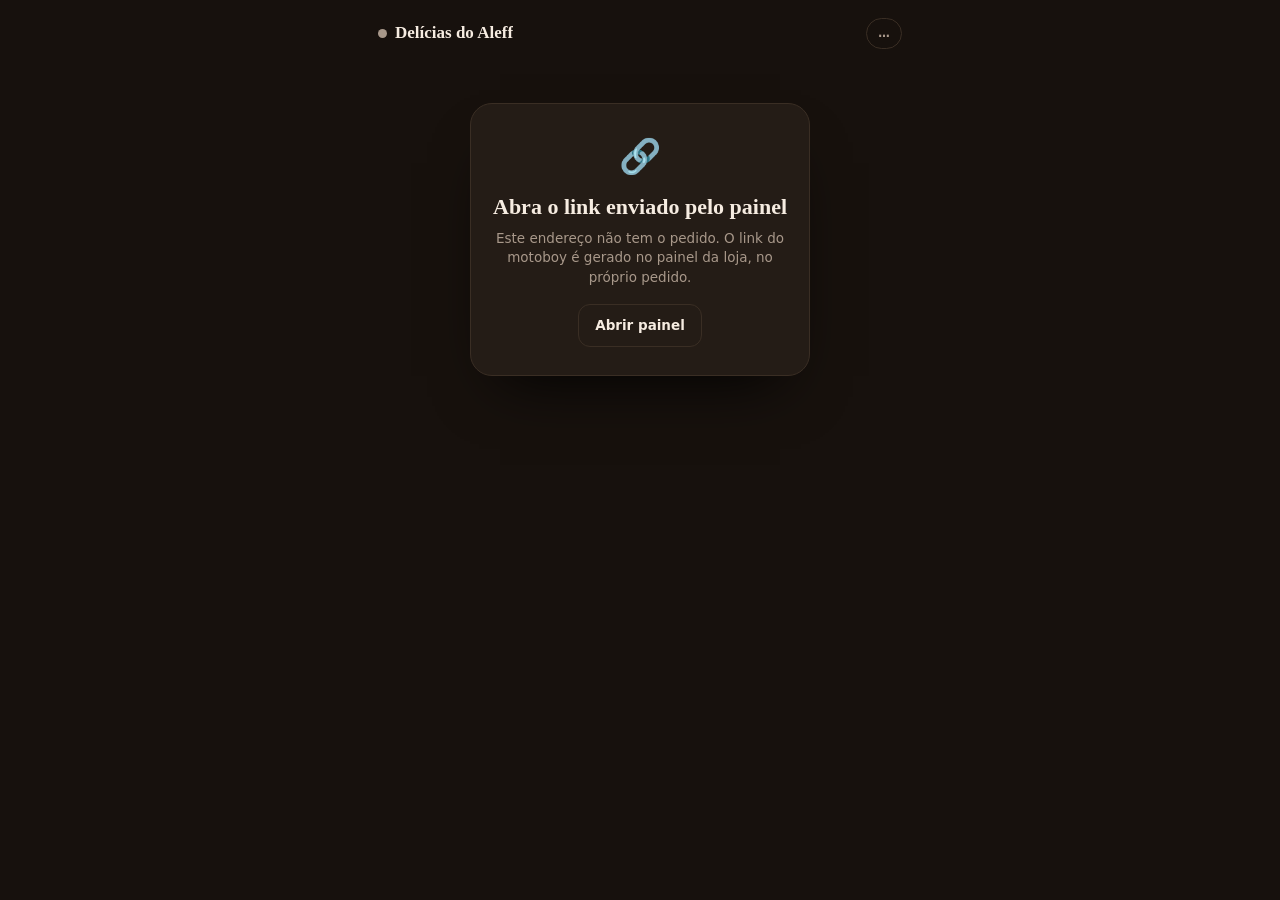
<file: motoboy/index.html>
<!doctype html>
<html lang="pt-BR">
<head>
  <meta charset="utf-8">
  <meta name="viewport" content="width=device-width, initial-scale=1, viewport-fit=cover">
  <title>Entrega — Delícias do Aleff</title>
  <meta name="theme-color" content="#17110d">
  <meta name="robots" content="noindex">
  <meta name="referrer" content="no-referrer">
  <link rel="icon" href="/icons/icon-192.png">
  <link rel="stylesheet" href="/vendor/leaflet/leaflet.css">
  <link rel="stylesheet" href="/motoboy/motoboy.css?v=3">
</head>
<body>
<div class="wrap">

  <header class="top">
    <div class="brand">
      <span class="dot" id="liveDot"></span>
      <b id="brandName">Delícias do Aleff</b>
      <span class="num" id="orderNum" hidden></span>
    </div>
    <span class="pill" id="statusPill">…</span>
  </header>

  <div class="loading" id="loading"><span class="spin"></span> Carregando entrega…</div>

  <div class="error-card" id="errorCard" hidden>
    <div class="err-ico">🔗</div>
    <h1 id="errTitle">Link inválido</h1>
    <p id="errMsg">Peça um link novo no painel da loja.</p>
    <a class="ghost" href="/painel/">Abrir painel</a>
  </div>

  <main id="main" hidden>

    <section class="card who">
      <div class="who-top">
        <div>
          <div class="lbl">Cliente</div>
          <div class="big" id="cName">—</div>
        </div>
        <a class="call" id="callBtn" href="#" hidden>📞</a>
      </div>
      <div class="lbl">Entregar em</div>
      <p class="addr" id="cAddr">—</p>
      <div class="meta">
        <span id="cPay">—</span>
        <span class="sep">·</span>
        <span id="cTotal">—</span>
      </div>
      <div class="nav-row" id="navRow" hidden>
        <a class="nav-btn waze" id="wazeBtn" href="#" target="_blank" rel="noopener">🧭 Waze</a>
        <a class="nav-btn maps" id="mapsBtn" href="#" target="_blank" rel="noopener">📍 Google Maps</a>
      </div>
    </section>

    <section class="card items" id="itemsCard" hidden></section>

    <section class="map-card" id="mapCard" hidden>
      <div class="map" id="map"></div>
      <div class="map-line" id="mapLine">Rota da loja até o cliente</div>
    </section>

    <section class="gps" id="gpsBox" hidden>
      <span class="gps-dot" id="gpsDot"></span>
      <div class="gps-txt">
        <b id="gpsTitle">GPS ativo</b>
        <span id="gpsSub">Procurando sinal…</span>
      </div>
      <button class="ghost" id="gpsRetry" type="button" hidden>Tentar</button>
    </section>
  </main>

  <div class="done-card" id="doneCard" hidden>
    <div class="done-ico">✓</div>
    <h1>Entrega concluída</h1>
    <p>O cliente já viu o pedido como entregue. Pode fechar esta página.</p>
  </div>

</div>

<div class="bar" id="bar" hidden>
  <button class="btn" id="actionBtn" type="button">Iniciar entrega</button>
</div>

<div class="toast" id="toast" role="status" hidden></div>

<script src="/vendor/leaflet/leaflet.js"></script>
<script src="/motoboy/motoboy.js?v=4"></script>
</body>
</html>
</file>
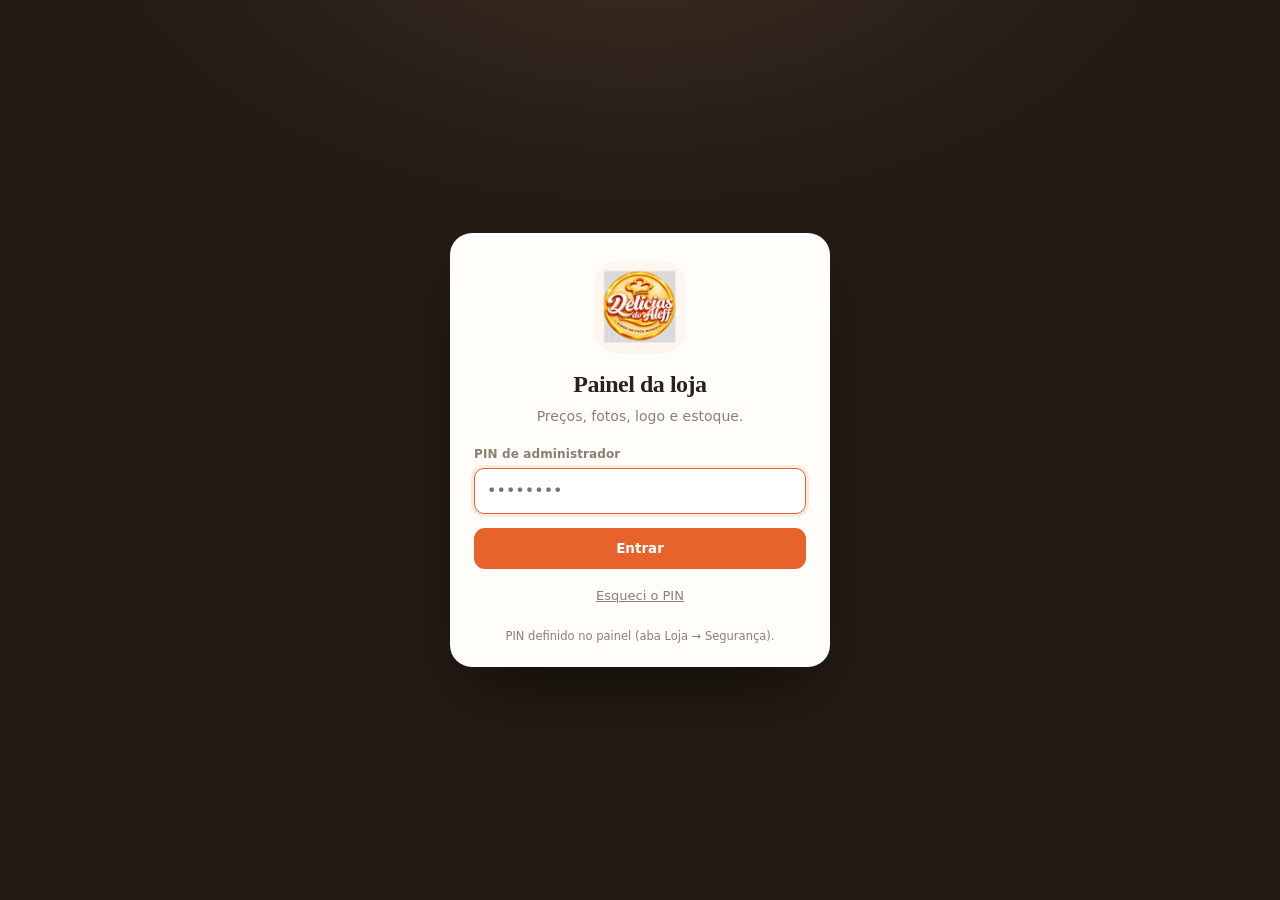
<file: painel/index.html>
<!doctype html>
<html lang="pt-BR">
<head>
  <meta charset="utf-8">
  <meta name="viewport" content="width=device-width, initial-scale=1, viewport-fit=cover">
  <title>Painel — Delícias do Aleff · Bolos</title>
  <meta name="theme-color" content="#2B2118">
  <meta name="robots" content="noindex">
  <link rel="icon" href="/icons/icon-192.png">
  <link rel="stylesheet" href="/painel/painel.css?v=20261128c">
</head>
<body>

<!-- ============ LOGIN ============ -->
<div class="login" id="login">
  <form class="login-card" id="loginForm" autocomplete="off">
    <img class="login-logo" id="loginLogo" src="/icons/icon-192.png" alt="">
    <h1>Painel da loja</h1>
    <p>Preços, fotos, logo e estoque.</p>
    <label class="field">
      <span>PIN de administrador</span>
      <input id="pinInput" type="password" placeholder="••••••••" maxlength="32" autocomplete="off" enterkeyhint="done" required>
    </label>
    <button class="btn solid block" type="submit">Entrar</button>
    <p class="login-err" id="loginErr" hidden>PIN incorreto. Tente de novo.</p>
    <button class="login-link" id="forgotOpen" type="button">Esqueci o PIN</button>
    <small class="login-foot">PIN definido no painel (aba Loja → Segurança).</small>
  </form>

  <form class="login-card" id="forgotForm" autocomplete="off" hidden>
    <h1>Recuperar PIN</h1>
    <p>Digite o e-mail de recuperação cadastrado no painel. Enviamos o PIN para ele.</p>
    <label class="field">
      <span>E-mail cadastrado</span>
      <input id="forgotEmail" type="email" placeholder="seuemail@gmail.com" maxlength="120" autocomplete="email" required>
    </label>
    <button class="btn solid block" type="submit">Enviar PIN por e-mail</button>
    <p class="login-err" id="forgotErr" hidden></p>
    <p class="login-ok" id="forgotOk" hidden>Se o e-mail confere, o PIN foi enviado. Confira a caixa de entrada.</p>
    <button class="login-link" id="forgotBack" type="button">← Voltar para o login</button>
  </form>
</div>

<!-- ============ APP ============ -->
<div class="app" id="app" hidden>

  <header class="top">
    <div class="brand">
      <img id="brandLogo" src="/icons/icon-192.png" alt="">
      <div class="brand-txt">
        <b id="brandName">Delícias do Aleff · Bolos</b>
        <small id="brandStatus">—</small>
      </div>
    </div>
    <div class="top-actions">
      <button class="pill" id="openToggle" type="button">—</button>
      <a class="pill ghost accent" href="/pedidos/" target="_blank" rel="noopener">Pedidos ao vivo ↗</a>
      <a class="pill ghost" href="/" target="_blank" rel="noopener">Abrir app ↗</a>
      <button class="pill ghost" id="logoutBtn" type="button">Sair</button>
    </div>
  </header>

  <nav class="tabs" id="tabs">
    <button type="button" class="tab is-active" data-tab="produtos">Produtos</button>
    <button type="button" class="tab" data-tab="pdv">PDV</button>
    <button type="button" class="tab" data-tab="estoque">Estoque</button>
    <button type="button" class="tab" data-tab="pedidos">Pedidos <i class="dot-badge" id="ordersBadge" hidden>0</i></button>
    <button type="button" class="tab" data-tab="caixa">Caixa</button>
    <button type="button" class="tab" data-tab="avisos">Avisos</button>
    <button type="button" class="tab" data-tab="loja">Loja</button>
  </nav>

  <main class="main">

    <!-- PRODUTOS -->
    <section class="panel" id="tab-produtos">
      <div class="sec-head">
        <div>
          <h2>Cardápio</h2>
          <p id="prodCount">—</p>
        </div>
        <button class="btn solid" id="newProduct" type="button">+ Novo produto</button>
      </div>
      <div class="grid" id="productGrid"></div>
    </section>

    <!-- PDV -->
    <section class="panel" id="tab-pdv" hidden>
      <div class="sec-head">
        <div>
          <h2>PDV · Balcão</h2>
          <p>Venda na hora, mesmo com a loja fechada. Entra no Caixa como “Balcão”.</p>
        </div>
      </div>

      <div class="pdv">
        <div class="pdv-catalog">
          <input id="pdvSearch" class="pdv-search" type="search" placeholder="Buscar produto…" autocomplete="off">
          <div class="pdv-grid" id="pdvGrid"></div>
        </div>

        <aside class="pdv-cart">
          <div class="pdv-cart-head">
            <b>Venda</b>
            <button type="button" class="pdv-clear" id="pdvClear">Limpar</button>
          </div>
          <div class="pdv-items" id="pdvItems"></div>
          <div class="pdv-sum">
            <div class="pdv-row"><span>Subtotal</span><b id="pdvSub">R$ 0,00</b></div>
            <div class="pdv-row pdv-disc">
              <span>Desconto</span>
              <select id="pdvDiscType" aria-label="Tipo de desconto">
                <option value="value">R$</option>
                <option value="pct">%</option>
              </select>
              <input id="pdvDisc" type="number" min="0" step="0.5" inputmode="decimal" placeholder="0" aria-label="Desconto">
            </div>
            <div class="pdv-row pdv-total"><span>Total</span><b id="pdvTotal">R$ 0,00</b></div>
          </div>
          <div class="pdv-pay" id="pdvPay">
            <button type="button" data-pay="pix">Pix</button>
            <button type="button" data-pay="card">Cartão</button>
            <button type="button" data-pay="cash" class="on">Dinheiro</button>
          </div>
          <label class="field pdv-client"><span>Nome do cliente (opcional)</span><input id="pdvClient" type="text" maxlength="60" placeholder="Balcão"></label>
          <button type="button" class="btn solid block" id="pdvFinish">Finalizar venda</button>
        </aside>
      </div>
    </section>

    <!-- ESTOQUE -->
    <section class="panel" id="tab-estoque" hidden>
      <div class="sec-head">
        <div>
          <h2>Estoque</h2>
          <p>Salva sozinho a cada mudança. Deixe em branco para “ilimitado”.</p>
        </div>
      </div>
      <div class="stock-list" id="stockList"></div>
    </section>

    <!-- PEDIDOS -->
    <section class="panel" id="tab-pedidos" hidden>
      <div class="sec-head">
        <div><h2>Pedidos</h2><p>Atualiza a cada 15 segundos.</p></div>
        <div class="sec-actions">
          <button class="btn ghost" id="pushAdminBtn" type="button" hidden>🔔 Avisar de novos pedidos</button>
          <button class="btn ghost" id="refreshOrders" type="button">Atualizar</button>
        </div>
      </div>
      <div class="orders" id="ordersList"></div>
    </section>

    <!-- CAIXA -->
    <section class="panel" id="tab-caixa" hidden>
      <div class="sec-head">
        <div><h2>Caixa</h2><p>Faturamento dos pedidos recebidos.</p></div>
      </div>

      <div class="period" id="periodChips">
        <button type="button" class="pchip is-on" data-period="today">Hoje</button>
        <button type="button" class="pchip" data-period="week">7 dias</button>
        <button type="button" class="pchip" data-period="month">30 dias</button>
        <button type="button" class="pchip" data-period="all">Tudo</button>
      </div>

      <div class="kpis" id="kpis"></div>
      <div class="cash-channels" id="cashChannels"></div>

      <div class="cash-grid">
        <div class="cash-card">
          <h3>Por dia</h3>
          <div class="bars" id="barsByDay"></div>
        </div>
        <div class="cash-card">
          <h3>Pagamento</h3>
          <div class="pay-break" id="payBreak"></div>
        </div>
      </div>

      <div class="cash-card">
        <h3>Mais vendidos</h3>
        <div class="top-products" id="topProducts"></div>
      </div>
    </section>

    <!-- AVISOS -->
    <section class="panel" id="tab-avisos" hidden>
      <div class="sec-head">
        <div><h2>Avisos</h2><p>Notificação para quem tem o app com os avisos ligados.</p></div>
      </div>

      <div class="bc-card">
        <div class="bc-count"><b id="bcCount">—</b> aparelho(s) podem receber</div>

        <div class="bc-preview" id="bcPreview">
          <img src="/icons/icon-192.png" alt="">
          <div class="bc-prev-txt">
            <b id="bcPrevTitle">Título do aviso</b>
            <span id="bcPrevBody">A mensagem aparece aqui.</span>
            <small id="bcPrevUrl"></small>
          </div>
        </div>

        <div class="fields">
          <label class="field">
            <span>Título</span>
            <input id="bcTitle" type="text" maxlength="70" placeholder="Ex.: Promoção de hoje 🎉">
          </label>
          <label class="field">
            <span>Mensagem</span>
            <textarea id="bcBody" maxlength="180" placeholder="Ex.: Todos os bolos com 20% off até 18h."></textarea>
            <small class="bc-hint"><span id="bcLen">0</span>/180</small>
          </label>
          <label class="field">
            <span>Link (opcional)</span>
            <input id="bcUrl" type="text" maxlength="300" placeholder="https://wa.me/55... ou /">
          </label>
        </div>

        <div class="bc-actions">
          <button class="btn solid" id="bcSend" type="button">Enviar aviso</button>
        </div>
        <p class="bc-note">Só quem liberou as notificações do site recebe. O envio não pode ser cancelado.</p>
      </div>

      <h3 class="sub">Enviados</h3>
      <div class="bc-log" id="bcLog"></div>
    </section>

    <!-- LOJA -->
    <section class="panel" id="tab-loja" hidden>
      <div class="sec-head"><div><h2>Loja</h2><p>Identidade, entrega e cupons.</p></div></div>

      <div class="store-card">
        <div class="logo-box">
          <img id="storeLogo" alt="Logo da loja">
          <label class="btn ghost small">Trocar logo<input id="logoFile" type="file" accept="image/*" hidden></label>
          <small>Vira também o ícone do app instalado.</small>
        </div>
        <div class="fields">
          <label class="field"><span>Nome da loja</span><input id="stName" type="text" maxlength="60"></label>
          <label class="field"><span>Slogan</span><input id="stTagline" type="text" maxlength="90"></label>
          <div class="two">
            <label class="field"><span>Taxa fixa / reserva (R$)</span><input id="stFee" type="number" min="0" step="0.1" inputmode="decimal"></label>
            <label class="field"><span>Pedido mínimo (R$)</span><input id="stMin" type="number" min="0" step="0.5" inputmode="decimal"></label>
          </div>
          <label class="field"><span>WhatsApp (com DDI)</span><input id="stWa" type="tel" placeholder="5511999999999"></label>
          <label class="field"><span>Horário (texto mostrado no app)</span><input id="stHours" type="text" maxlength="60"></label>

          <label class="check"><input id="stHoursAuto" type="checkbox"> <span>Abrir e fechar sozinho pelo horário abaixo</span></label>
          <div class="hours-grid" id="hoursGrid"></div>
          <p class="fee-hint" id="hoursPreview"></p>

          <label class="field"><span>Endereço padrão</span><input id="stAddr" type="text" maxlength="120"></label>

          <h3 class="sub" style="margin:10px 0 0">Entrega por distância</h3>
          <label class="field"><span>CEP da loja (origem)</span><input id="stOriginCep" type="text" inputmode="numeric" maxlength="9" placeholder="00000-000"></label>
          <label class="field"><span>Como cobrar</span>
            <select id="stMode">
              <option value="fixed">Taxa fixa (só o valor acima)</option>
              <option value="km">Por distância (base + por km)</option>
            </select>
          </label>
          <div class="two">
            <label class="field"><span>Taxa base (R$)</span><input id="stBase" type="number" min="0" step="0.5" inputmode="decimal"></label>
            <label class="field"><span>Preço por km (R$)</span><input id="stPerKm" type="number" min="0" step="0.5" inputmode="decimal"></label>
          </div>
          <div class="two">
            <label class="field"><span>Taxa mínima (R$)</span><input id="stMinFee" type="number" min="0" step="0.5" inputmode="decimal"></label>
            <label class="field"><span>Distância máx. (km · 0 = sem limite)</span><input id="stMaxKm" type="number" min="0" max="100" step="0.5" inputmode="decimal"></label>
          </div>
          <label class="field"><span>Fator de estrada (1 a 3)</span><input id="stRoad" type="number" min="1" max="3" step="0.05" inputmode="decimal"></label>
          <p class="fee-hint" id="feePreview"></p>

          <label class="field"><span>Testar CEP de entrega</span>
            <div class="fee-test">
              <input id="testCep" type="text" inputmode="numeric" maxlength="9" placeholder="00000-000">
              <button class="btn ghost small" id="testCepBtn" type="button">Testar</button>
            </div>
          </label>
          <p class="fee-hint" id="testCepResult"></p>
        </div>
      </div>

      <h3 class="sub">Banners da home (slide)</h3>
      <p class="fee-hint">São os slides no topo do app. Com mais de um, o app troca sozinho e o cliente pode arrastar. Deixe os textos em branco para o slide ficar só com a imagem. Coloque um preço e um nome no cardápio para o banner também virar um produto comprável na categoria escolhida.</p>
      <div class="banners" id="bannerList"></div>
      <button class="btn ghost small" id="addBanner" type="button">+ Adicionar banner</button>

      <h3 class="sub">Anúncio em pop-up</h3>
      <p class="fee-hint">Um cartaz que abre sozinho na tela do cliente. Use para promoção do dia, novidade ou aviso. Sem título e sem imagem ele não aparece, mesmo ativo.</p>
      <div class="bn-row" id="popupBox">
        <div class="bn-top">
          <b>Pop-up</b>
          <label class="check bn-check"><input type="checkbox" id="ppActive"> <span>Ativo</span></label>
        </div>
        <div class="bn-img">
          <span class="bn-noimg" id="ppNoImg">sem imagem</span>
          <img id="ppImg" alt="" hidden>
          <label class="btn ghost small">Enviar imagem<input type="file" id="ppFile" accept="image/*" hidden></label>
        </div>
        <label class="field"><span>Título</span><input id="ppTitle" type="text" maxlength="40" placeholder="Ex.: Cupom de hoje 🎉"></label>
        <label class="field"><span>Texto</span><textarea id="ppText" maxlength="120" rows="2" placeholder="Ex.: 10% off em qualquer bolo até 18h. Use o cupom BOLO10."></textarea></label>
        <div class="two">
          <label class="field"><span>Texto do botão</span><input id="ppBtn" type="text" maxlength="24" placeholder="Ver oferta"></label>
          <label class="field"><span>Ao tocar no botão</span><select id="ppGoto"></select></label>
        </div>
        <label class="field"><span>Com que frequência aparece</span>
          <select id="ppFreq">
            <option value="day">1 vez por dia</option>
            <option value="session">1 vez por visita</option>
            <option value="always">Toda vez que abrir</option>
          </select>
        </label>
      </div>

      <h3 class="sub">Mais pedidos da home</h3>
      <p class="fee-hint">Toque nos produtos que devem aparecer primeiro no bloco “Mais pedidos” (a ordem é a dos toques). O app completa o resto sozinho, do mais vendido para o menos vendido.</p>
      <div class="pop-chips" id="popularPick"></div>
      <p class="fee-hint" id="popularAuto"></p>

      <h3 class="sub">Categorias do cardápio</h3>
      <p class="fee-hint">Crie, renomeie ou exclua categorias. A abreviação é o texto dos botões redondos da home (ex.: “Kits festa” com abreviação “Kits”). Não dá para excluir uma categoria que ainda tem produtos.</p>
      <div class="coupons" id="catList"></div>
      <button class="btn ghost small" id="addCat" type="button">+ Adicionar categoria</button>

      <h3 class="sub">Tamanhos do produto</h3>
      <p class="fee-hint">Os tamanhos que aparecem na ficha de todo produto. O valor é somado ao preço. Deixe só os que usar.</p>
      <div class="coupons" id="sizeList"></div>
      <button class="btn ghost small" id="addSize" type="button">+ Adicionar tamanho</button>

      <h3 class="sub">Adicionais do produto</h3>
      <p class="fee-hint">Os extras que aparecem na ficha de todo produto. Deixe o preço em 0 para oferecer de graça.</p>
      <div class="coupons" id="extraList"></div>
      <button class="btn ghost small" id="addExtra" type="button">+ Adicionar adicional</button>

      <h3 class="sub">Cupons de desconto</h3>
      <div class="coupons" id="couponList"></div>
      <button class="btn ghost small" id="addCoupon" type="button">+ Adicionar cupom</button>

      <h3 class="sub">Segurança</h3>
      <p class="fee-hint">O PIN abre este painel. O e-mail abaixo é usado no “Esqueci o PIN” da tela de login — coloque um e-mail que você acessa.</p>
      <label class="field"><span>E-mail de recuperação</span><input id="stEmail" type="email" maxlength="120" placeholder="seuemail@gmail.com"></label>

      <h3 class="sub" style="margin-top:6px">Trocar o PIN</h3>
      <div class="two">
        <label class="field"><span>PIN atual</span><input id="pinCur" type="password" maxlength="32" autocomplete="current-password"></label>
        <label class="field"><span>Novo PIN (4 a 32 caracteres)</span><input id="pinNew" type="password" maxlength="32" autocomplete="new-password"></label>
      </div>
      <button class="btn ghost small" id="changePin" type="button">Trocar PIN</button>
      <p class="fee-hint" id="pinHint" hidden></p>

      <h3 class="sub">Pagamentos · Pix automático</h3>
      <p class="fee-hint">Receba o Pix direto na sua conta do Mercado Pago. Cole o <b>Access Token</b> da sua aplicação (Mercado Pago → Developers → sua aplicação → Credenciais). O dinheiro cai só na conta deste token: se você vender ou alugar o app, o novo dono troca o token aqui e passa a receber na conta dele.</p>
      <div class="mp-status" id="mpStatus">Mercado Pago não configurado</div>
      <label class="field"><span>Access Token do Mercado Pago</span><input id="mpToken" type="password" maxlength="200" autocomplete="off" placeholder="APP_USR-..."></label>
      <label class="check"><input id="mpOn" type="checkbox"> <span>Cobrar Pix automático no checkout</span></label>
      <div class="mp-actions">
        <button class="btn ghost small" id="mpSave" type="button">Salvar token</button>
        <button class="btn danger ghost small" id="mpClear" type="button">Remover token</button>
      </div>
      <p class="fee-hint" id="mpHint" hidden></p>

      <div class="save-bar">
        <button class="btn solid" id="saveStore" type="button">Salvar loja</button>
      </div>
    </section>

  </main>
</div>

<!-- ============ MODAL PRODUTO ============ -->
<div class="modal" id="pModal" hidden>
  <div class="modal-card" role="dialog" aria-modal="true" aria-labelledby="pModalTitle">
    <header class="modal-head">
      <h2 id="pModalTitle">Produto</h2>
      <button class="x" id="pCancelX" type="button" aria-label="Fechar">✕</button>
    </header>

    <div class="pm-photo">
      <img id="pmImg" alt="">
      <div class="pm-photo-actions">
        <label class="btn ghost small">Trocar foto<input id="pmFile" type="file" accept="image/*" hidden></label>
        <button class="btn ghost small" id="pmClearImg" type="button">Remover</button>
        <span class="hint" id="pmUploading" hidden>enviando…</span>
      </div>
    </div>

    <div class="fields">
      <label class="field"><span>Nome</span><input id="pmName" type="text" maxlength="60"></label>
      <div class="two">
        <label class="field"><span>Categoria</span>
          <select id="pmCat"></select>
        </label>
        <label class="field"><span>Preço (R$)</span><input id="pmPrice" type="number" min="0" step="0.1" inputmode="decimal"></label>
      </div>
      <div class="two">
        <label class="field"><span>Estoque</span><input id="pmStock" type="number" min="0" step="1" inputmode="numeric" placeholder="ilimitado"></label>
        <label class="field"><span>Etiqueta</span><input id="pmTag" type="text" maxlength="24" placeholder="Mais pedido"></label>
      </div>
      <div class="two">
        <label class="field"><span>Tempo</span><input id="pmTime" type="text" maxlength="24" placeholder="25–35 min"></label>
        <label class="field"><span>Kcal</span><input id="pmKcal" type="number" min="0" step="10" inputmode="numeric"></label>
      </div>
      <label class="field"><span>Descrição</span><textarea id="pmDesc" rows="3" maxlength="400"></textarea></label>
      <div class="ex-pick">
        <label class="check"><input id="pmSizesAll" type="checkbox"> <span>Mostrar todos os tamanhos da loja</span></label>
        <div id="pmSizesPick" class="ex-list" hidden></div>
      </div>
      <div class="ex-pick">
        <label class="check"><input id="pmExtrasAll" type="checkbox"> <span>Mostrar todos os adicionais da loja</span></label>
        <div id="pmExtrasPick" class="ex-list" hidden></div>
        <p class="fee-hint" style="margin:0">Desmarque para escolher só alguns adicionais (ou nenhum) na ficha deste produto.</p>
      </div>
      <label class="check"><input id="pmActive" type="checkbox"> <span>Disponível no cardápio</span></label>
    </div>

    <footer class="modal-foot">
      <button class="btn danger ghost" id="pDelete" type="button">Excluir</button>
      <span class="sp"></span>
      <button class="btn ghost" id="pCancel" type="button">Cancelar</button>
      <button class="btn solid" id="pSave" type="button">Salvar produto</button>
    </footer>
  </div>
</div>

<!-- ============ MODAL ITEM PDV ============ -->
<div class="modal" id="pdvModal" hidden>
  <div class="modal-card pdv-card" role="dialog" aria-modal="true" aria-labelledby="pdvModalTitle">
    <header class="modal-head">
      <h2 id="pdvModalTitle">Item</h2>
      <button class="x" id="pdvOptX" type="button" aria-label="Fechar">✕</button>
    </header>
    <div class="pdv-opt-body">
      <div class="pdv-sizes" id="pdvSizes"></div>
      <div class="pdv-extras" id="pdvExtras"></div>
      <div class="pdv-qty">
        <button type="button" id="pdvMinus" aria-label="Menos">−</button>
        <b id="pdvQty">1</b>
        <button type="button" id="pdvPlus" aria-label="Mais">+</button>
        <span id="pdvOptPrice"></span>
      </div>
    </div>
    <footer class="modal-foot">
      <span class="sp"></span>
      <button class="btn ghost" id="pdvOptCancel" type="button">Cancelar</button>
      <button class="btn solid" id="pdvOptAdd" type="button">Adicionar</button>
    </footer>
  </div>
</div>

<!-- ============ MODAL PIX DA VENDA (PDV) ============ -->
<div class="modal" id="pdvPixModal" hidden>
  <div class="modal-card pdv-pix-card" role="dialog" aria-modal="true" aria-labelledby="pdvPixTitle">
    <header class="modal-head">
      <h2 id="pdvPixTitle">Pix</h2>
      <button class="x" id="pdvPixX" type="button" aria-label="Fechar">✕</button>
    </header>
    <div class="pdv-pix-body">
      <div class="pdv-pix-total" id="pdvPixTotal">R$ 0,00</div>
      <img id="pdvPixQr" alt="QR Code do Pix">
      <textarea id="pdvPixCode" readonly rows="3" aria-label="Código Pix copia e cola"></textarea>
      <p class="pdv-pix-status" id="pdvPixStatus">Aguardando o pagamento…</p>
      <small class="hint">O QR é do Mercado Pago. A venda fecha sozinha quando o Pix cai.</small>
    </div>
    <footer class="modal-foot pdv-pix-actions">
      <button class="btn ghost small" id="pdvPixCopy" type="button">Copiar código</button>
      <span class="sp"></span>
      <button class="btn danger ghost small" id="pdvPixCancel" type="button">Cancelar venda</button>
      <button class="btn solid small" id="pdvPixPaid" type="button">Confirmar recebimento</button>
    </footer>
  </div>
</div>

<div class="toast-p" id="toastP" role="status" aria-live="polite"></div>

<script src="/painel/painel.js?v=20261128c"></script>
</body>
<!-- painel desktop build 2 (2026-11-28) -->
</html>
</file>
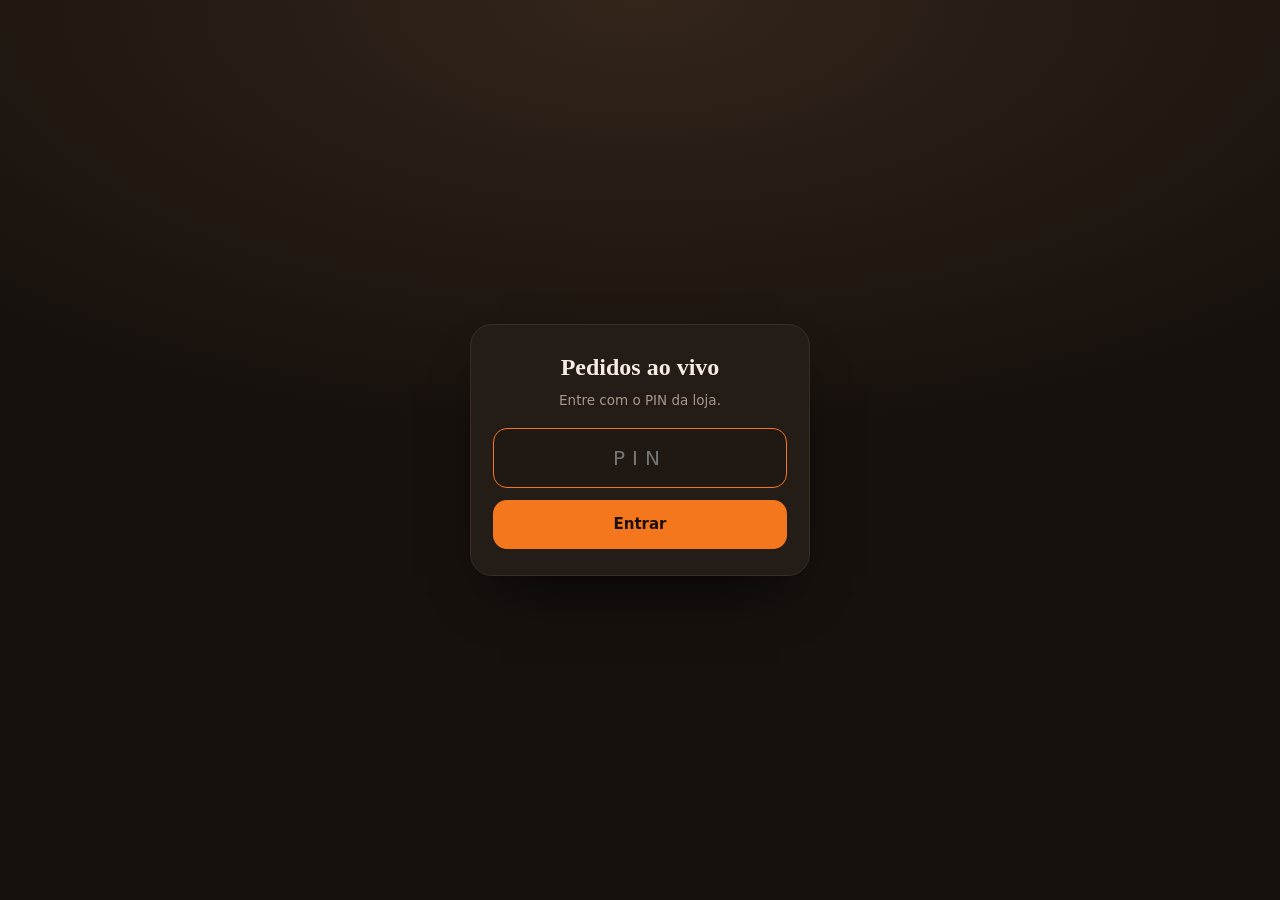
<file: pedidos/index.html>
<!doctype html>
<html lang="pt-BR">
<head>
  <meta charset="utf-8">
  <meta name="viewport" content="width=device-width, initial-scale=1, viewport-fit=cover">
  <title>Pedidos — Delícias do Aleff · Bolos</title>
  <meta name="theme-color" content="#2B2118">
  <meta name="robots" content="noindex">
  <link rel="icon" href="/icons/icon-192.png">
  <link rel="stylesheet" href="/pedidos/pedidos.css?v=3">
</head>
<body>

<!-- ============ LOGIN ============ -->
<div class="login" id="login">
  <form class="login-card" id="loginForm" autocomplete="off">
    <h1>Pedidos ao vivo</h1>
    <p>Entre com o PIN da loja.</p>
    <input id="pinInput" type="password" inputmode="numeric" placeholder="PIN" maxlength="12"
           autocomplete="one-time-code" enterkeyhint="done" required>
    <button class="btn solid" type="submit">Entrar</button>
    <p class="err" id="loginErr" hidden>PIN incorreto. O padrão é 1234.</p>
  </form>
</div>

<!-- ============ QUADRO ============ -->
<div class="board" id="board" hidden>

  <header class="top">
    <div class="brand">
      <span class="led" id="liveLed"></span>
      <b>Pedidos</b>
      <span class="count" id="pendingCount" hidden>0</span>
    </div>
    <div class="actions">
      <button class="icon" id="soundBtn" type="button" aria-label="Ativar som" title="Som">🔔</button>
      <button class="icon" id="fullBtn" type="button" aria-label="Tela cheia" title="Tela cheia">⛶</button>
      <a class="icon" href="/painel/" aria-label="Abrir painel" title="Painel">⚙</a>
    </div>
  </header>

  <nav class="chips" id="filters">
    <button type="button" class="chip is-on" data-filter="live">Novos <i id="cLive">0</i></button>
    <button type="button" class="chip" data-filter="doing">Em andamento <i id="cDoing">0</i></button>
    <button type="button" class="chip" data-filter="done">Entregues <i id="cDone">0</i></button>
    <button type="button" class="chip" data-filter="all">Todos</button>
  </nav>

  <main class="orders" id="ordersList" aria-live="polite"></main>

  <div class="empty" id="emptyState" hidden>
    <span>🧾</span>
    <b>Nenhum pedido por aqui</b>
    <small>Os pedidos do app aparecem nesta tela na hora.</small>
    <small>Vendas de balcão ficam no painel, em Pedidos e no Caixa.</small>
  </div>

  <div class="toast" id="toast" role="status"></div>
</div>

<script src="/pedidos/pedidos.js?v=5"></script>
</body>
</html>
</file>
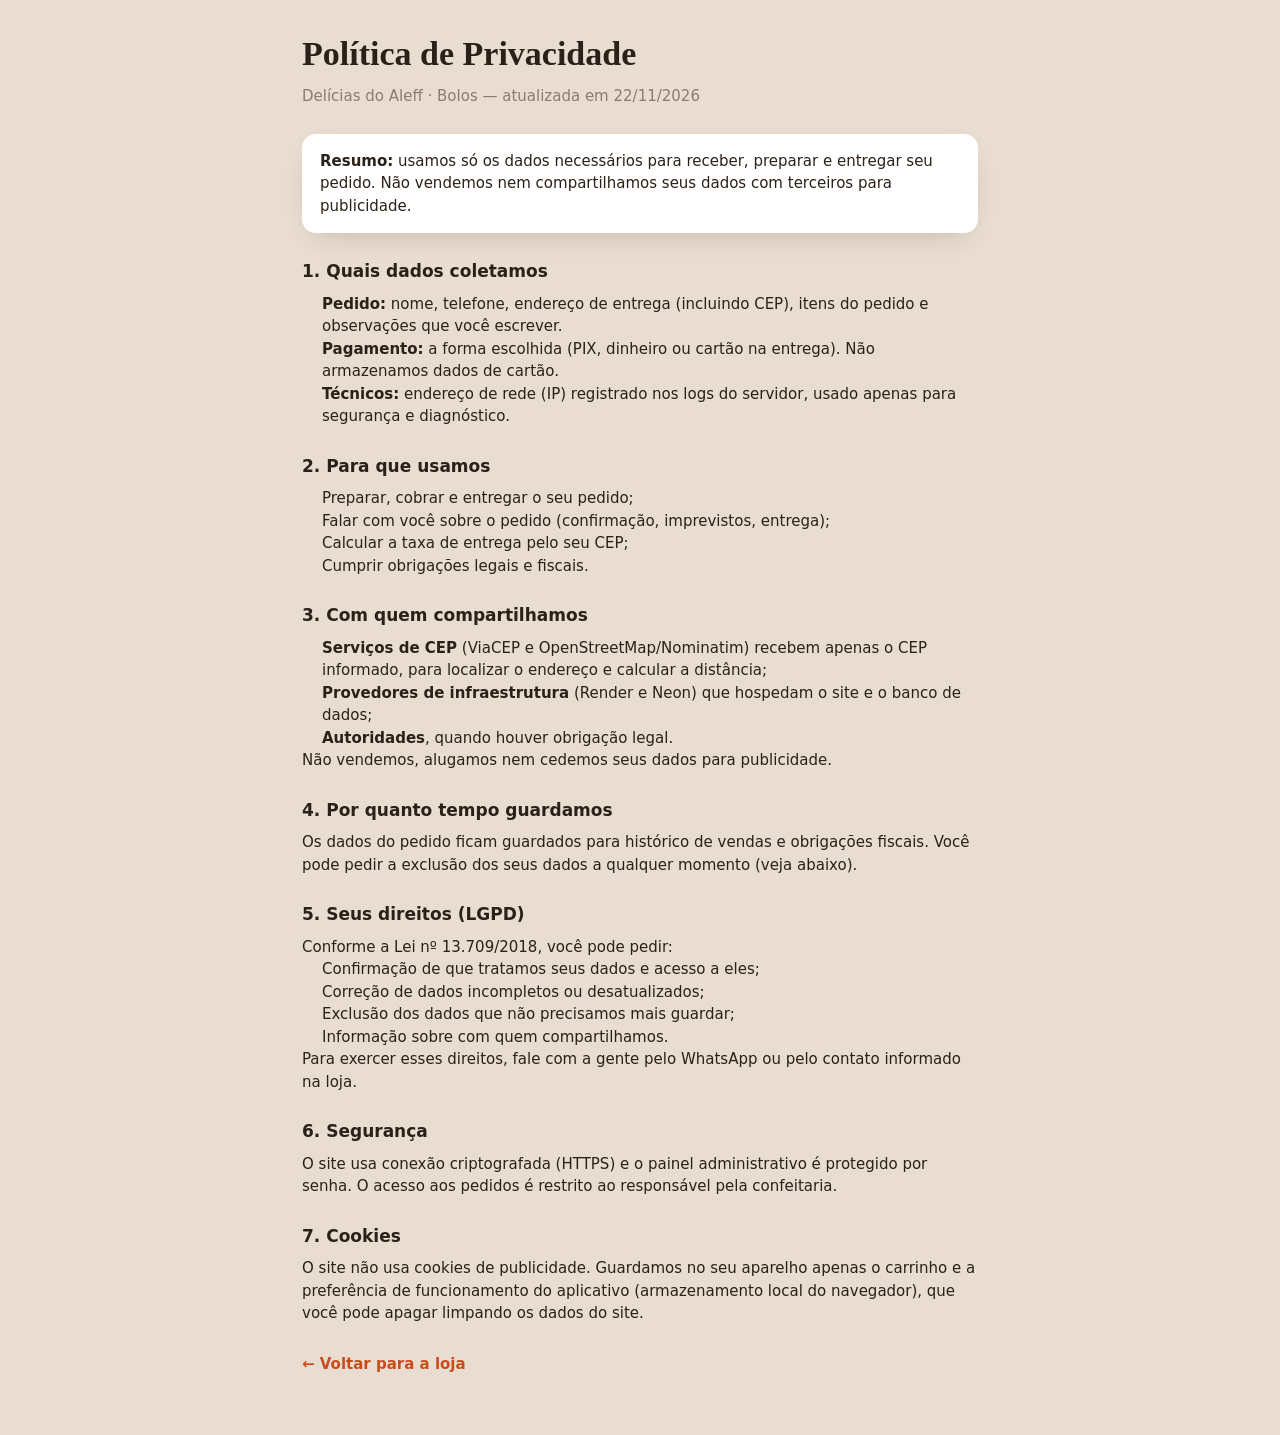
<file: privacidade/index.html>
<!doctype html>
<html lang="pt-BR">
<head>
<meta charset="utf-8">
<meta name="viewport" content="width=device-width, initial-scale=1, viewport-fit=cover">
<title>Privacidade — Delícias do Aleff · Bolos</title>
<meta name="theme-color" content="#e8622c">
<link rel="stylesheet" href="../style.css">
<style>
  .legal { max-width: 720px; margin: 0 auto; padding: 28px var(--pad) 60px; }
  .legal h1 { font-family: var(--display); font-size: clamp(26px, 6vw, 34px); margin: 0 0 6px; }
  .legal .sub { color: var(--muted); margin: 0 0 26px; }
  .legal h2 { font-size: 17px; margin: 26px 0 8px; }
  .legal p, .legal li { color: var(--ink); font-size: 15px; }
  .legal ul { padding-left: 20px; }
  .legal .box { background: var(--card); border-radius: var(--radius-sm); padding: 16px 18px; box-shadow: var(--shadow); }
  .legal a { color: var(--accent-dark); }
  .back { display: inline-flex; align-items: center; gap: 8px; margin-top: 28px; font-weight: 600; color: var(--accent-dark); text-decoration: none; }
</style>
</head>
<body>
<main class="legal">
  <h1>Política de Privacidade</h1>
  <p class="sub">Delícias do Aleff · Bolos — atualizada em 22/11/2026</p>

  <div class="box">
    <p><b>Resumo:</b> usamos só os dados necessários para receber, preparar e entregar seu pedido.
    Não vendemos nem compartilhamos seus dados com terceiros para publicidade.</p>
  </div>

  <h2>1. Quais dados coletamos</h2>
  <ul>
    <li><b>Pedido:</b> nome, telefone, endereço de entrega (incluindo CEP), itens do pedido e observações que você escrever.</li>
    <li><b>Pagamento:</b> a forma escolhida (PIX, dinheiro ou cartão na entrega). Não armazenamos dados de cartão.</li>
    <li><b>Técnicos:</b> endereço de rede (IP) registrado nos logs do servidor, usado apenas para segurança e diagnóstico.</li>
  </ul>

  <h2>2. Para que usamos</h2>
  <ul>
    <li>Preparar, cobrar e entregar o seu pedido;</li>
    <li>Falar com você sobre o pedido (confirmação, imprevistos, entrega);</li>
    <li>Calcular a taxa de entrega pelo seu CEP;</li>
    <li>Cumprir obrigações legais e fiscais.</li>
  </ul>

  <h2>3. Com quem compartilhamos</h2>
  <ul>
    <li><b>Serviços de CEP</b> (ViaCEP e OpenStreetMap/Nominatim) recebem apenas o CEP informado, para localizar o endereço e calcular a distância;</li>
    <li><b>Provedores de infraestrutura</b> (Render e Neon) que hospedam o site e o banco de dados;</li>
    <li><b>Autoridades</b>, quando houver obrigação legal.</li>
  </ul>
  <p>Não vendemos, alugamos nem cedemos seus dados para publicidade.</p>

  <h2>4. Por quanto tempo guardamos</h2>
  <p>Os dados do pedido ficam guardados para histórico de vendas e obrigações fiscais.
  Você pode pedir a exclusão dos seus dados a qualquer momento (veja abaixo).</p>

  <h2>5. Seus direitos (LGPD)</h2>
  <p>Conforme a Lei nº 13.709/2018, você pode pedir:</p>
  <ul>
    <li>Confirmação de que tratamos seus dados e acesso a eles;</li>
    <li>Correção de dados incompletos ou desatualizados;</li>
    <li>Exclusão dos dados que não precisamos mais guardar;</li>
    <li>Informação sobre com quem compartilhamos.</li>
  </ul>
  <p>Para exercer esses direitos, fale com a gente pelo WhatsApp ou pelo contato informado na loja.</p>

  <h2>6. Segurança</h2>
  <p>O site usa conexão criptografada (HTTPS) e o painel administrativo é protegido por senha.
  O acesso aos pedidos é restrito ao responsável pela confeitaria.</p>

  <h2>7. Cookies</h2>
  <p>O site não usa cookies de publicidade. Guardamos no seu aparelho apenas o carrinho e a preferência de
  funcionamento do aplicativo (armazenamento local do navegador), que você pode apagar limpando os dados do site.</p>

  <a class="back" href="../">← Voltar para a loja</a>
</main>
</body>
</html>
</file>
<file: vendor/leaflet/leaflet.css>
/* required styles */

.leaflet-pane,
.leaflet-tile,
.leaflet-marker-icon,
.leaflet-marker-shadow,
.leaflet-tile-container,
.leaflet-pane > svg,
.leaflet-pane > canvas,
.leaflet-zoom-box,
.leaflet-image-layer,
.leaflet-layer {
	position: absolute;
	left: 0;
	top: 0;
	}
.leaflet-container {
	overflow: hidden;
	}
.leaflet-tile,
.leaflet-marker-icon,
.leaflet-marker-shadow {
	-webkit-user-select: none;
	   -moz-user-select: none;
	        user-select: none;
	  -webkit-user-drag: none;
	}
/* Prevents IE11 from highlighting tiles in blue */
.leaflet-tile::selection {
	background: transparent;
}
/* Safari renders non-retina tile on retina better with this, but Chrome is worse */
.leaflet-safari .leaflet-tile {
	image-rendering: -webkit-optimize-contrast;
	}
/* hack that prevents hw layers "stretching" when loading new tiles */
.leaflet-safari .leaflet-tile-container {
	width: 1600px;
	height: 1600px;
	-webkit-transform-origin: 0 0;
	}
.leaflet-marker-icon,
.leaflet-marker-shadow {
	display: block;
	}
/* .leaflet-container svg: reset svg max-width decleration shipped in Joomla! (joomla.org) 3.x */
/* .leaflet-container img: map is broken in FF if you have max-width: 100% on tiles */
.leaflet-container .leaflet-overlay-pane svg {
	max-width: none !important;
	max-height: none !important;
	}
.leaflet-container .leaflet-marker-pane img,
.leaflet-container .leaflet-shadow-pane img,
.leaflet-container .leaflet-tile-pane img,
.leaflet-container img.leaflet-image-layer,
.leaflet-container .leaflet-tile {
	max-width: none !important;
	max-height: none !important;
	width: auto;
	padding: 0;
	}

.leaflet-container img.leaflet-tile {
	/* See: https://bugs.chromium.org/p/chromium/issues/detail?id=600120 */
	mix-blend-mode: plus-lighter;
}

.leaflet-container.leaflet-touch-zoom {
	-ms-touch-action: pan-x pan-y;
	touch-action: pan-x pan-y;
	}
.leaflet-container.leaflet-touch-drag {
	-ms-touch-action: pinch-zoom;
	/* Fallback for FF which doesn't support pinch-zoom */
	touch-action: none;
	touch-action: pinch-zoom;
}
.leaflet-container.leaflet-touch-drag.leaflet-touch-zoom {
	-ms-touch-action: none;
	touch-action: none;
}
.leaflet-container {
	-webkit-tap-highlight-color: transparent;
}
.leaflet-container a {
	-webkit-tap-highlight-color: rgba(51, 181, 229, 0.4);
}
.leaflet-tile {
	filter: inherit;
	visibility: hidden;
	}
.leaflet-tile-loaded {
	visibility: inherit;
	}
.leaflet-zoom-box {
	width: 0;
	height: 0;
	-moz-box-sizing: border-box;
	     box-sizing: border-box;
	z-index: 800;
	}
/* workaround for https://bugzilla.mozilla.org/show_bug.cgi?id=888319 */
.leaflet-overlay-pane svg {
	-moz-user-select: none;
	}

.leaflet-pane         { z-index: 400; }

.leaflet-tile-pane    { z-index: 200; }
.leaflet-overlay-pane { z-index: 400; }
.leaflet-shadow-pane  { z-index: 500; }
.leaflet-marker-pane  { z-index: 600; }
.leaflet-tooltip-pane   { z-index: 650; }
.leaflet-popup-pane   { z-index: 700; }

.leaflet-map-pane canvas { z-index: 100; }
.leaflet-map-pane svg    { z-index: 200; }

.leaflet-vml-shape {
	width: 1px;
	height: 1px;
	}
.lvml {
	behavior: url(#default#VML);
	display: inline-block;
	position: absolute;
	}


/* control positioning */

.leaflet-control {
	position: relative;
	z-index: 800;
	pointer-events: visiblePainted; /* IE 9-10 doesn't have auto */
	pointer-events: auto;
	}
.leaflet-top,
.leaflet-bottom {
	position: absolute;
	z-index: 1000;
	pointer-events: none;
	}
.leaflet-top {
	top: 0;
	}
.leaflet-right {
	right: 0;
	}
.leaflet-bottom {
	bottom: 0;
	}
.leaflet-left {
	left: 0;
	}
.leaflet-control {
	float: left;
	clear: both;
	}
.leaflet-right .leaflet-control {
	float: right;
	}
.leaflet-top .leaflet-control {
	margin-top: 10px;
	}
.leaflet-bottom .leaflet-control {
	margin-bottom: 10px;
	}
.leaflet-left .leaflet-control {
	margin-left: 10px;
	}
.leaflet-right .leaflet-control {
	margin-right: 10px;
	}


/* zoom and fade animations */

.leaflet-fade-anim .leaflet-popup {
	opacity: 0;
	-webkit-transition: opacity 0.2s linear;
	   -moz-transition: opacity 0.2s linear;
	        transition: opacity 0.2s linear;
	}
.leaflet-fade-anim .leaflet-map-pane .leaflet-popup {
	opacity: 1;
	}
.leaflet-zoom-animated {
	-webkit-transform-origin: 0 0;
	    -ms-transform-origin: 0 0;
	        transform-origin: 0 0;
	}
svg.leaflet-zoom-animated {
	will-change: transform;
}

.leaflet-zoom-anim .leaflet-zoom-animated {
	-webkit-transition: -webkit-transform 0.25s cubic-bezier(0,0,0.25,1);
	   -moz-transition:    -moz-transform 0.25s cubic-bezier(0,0,0.25,1);
	        transition:         transform 0.25s cubic-bezier(0,0,0.25,1);
	}
.leaflet-zoom-anim .leaflet-tile,
.leaflet-pan-anim .leaflet-tile {
	-webkit-transition: none;
	   -moz-transition: none;
	        transition: none;
	}

.leaflet-zoom-anim .leaflet-zoom-hide {
	visibility: hidden;
	}


/* cursors */

.leaflet-interactive {
	cursor: pointer;
	}
.leaflet-grab {
	cursor: -webkit-grab;
	cursor:    -moz-grab;
	cursor:         grab;
	}
.leaflet-crosshair,
.leaflet-crosshair .leaflet-interactive {
	cursor: crosshair;
	}
.leaflet-popup-pane,
.leaflet-control {
	cursor: auto;
	}
.leaflet-dragging .leaflet-grab,
.leaflet-dragging .leaflet-grab .leaflet-interactive,
.leaflet-dragging .leaflet-marker-draggable {
	cursor: move;
	cursor: -webkit-grabbing;
	cursor:    -moz-grabbing;
	cursor:         grabbing;
	}

/* marker & overlays interactivity */
.leaflet-marker-icon,
.leaflet-marker-shadow,
.leaflet-image-layer,
.leaflet-pane > svg path,
.leaflet-tile-container {
	pointer-events: none;
	}

.leaflet-marker-icon.leaflet-interactive,
.leaflet-image-layer.leaflet-interactive,
.leaflet-pane > svg path.leaflet-interactive,
svg.leaflet-image-layer.leaflet-interactive path {
	pointer-events: visiblePainted; /* IE 9-10 doesn't have auto */
	pointer-events: auto;
	}

/* visual tweaks */

.leaflet-container {
	background: #ddd;
	outline-offset: 1px;
	}
.leaflet-container a {
	color: #0078A8;
	}
.leaflet-zoom-box {
	border: 2px dotted #38f;
	background: rgba(255,255,255,0.5);
	}


/* general typography */
.leaflet-container {
	font-family: "Helvetica Neue", Arial, Helvetica, sans-serif;
	font-size: 12px;
	font-size: 0.75rem;
	line-height: 1.5;
	}


/* general toolbar styles */

.leaflet-bar {
	box-shadow: 0 1px 5px rgba(0,0,0,0.65);
	border-radius: 4px;
	}
.leaflet-bar a {
	background-color: #fff;
	border-bottom: 1px solid #ccc;
	width: 26px;
	height: 26px;
	line-height: 26px;
	display: block;
	text-align: center;
	text-decoration: none;
	color: black;
	}
.leaflet-bar a,
.leaflet-control-layers-toggle {
	background-position: 50% 50%;
	background-repeat: no-repeat;
	display: block;
	}
.leaflet-bar a:hover,
.leaflet-bar a:focus {
	background-color: #f4f4f4;
	}
.leaflet-bar a:first-child {
	border-top-left-radius: 4px;
	border-top-right-radius: 4px;
	}
.leaflet-bar a:last-child {
	border-bottom-left-radius: 4px;
	border-bottom-right-radius: 4px;
	border-bottom: none;
	}
.leaflet-bar a.leaflet-disabled {
	cursor: default;
	background-color: #f4f4f4;
	color: #bbb;
	}

.leaflet-touch .leaflet-bar a {
	width: 30px;
	height: 30px;
	line-height: 30px;
	}
.leaflet-touch .leaflet-bar a:first-child {
	border-top-left-radius: 2px;
	border-top-right-radius: 2px;
	}
.leaflet-touch .leaflet-bar a:last-child {
	border-bottom-left-radius: 2px;
	border-bottom-right-radius: 2px;
	}

/* zoom control */

.leaflet-control-zoom-in,
.leaflet-control-zoom-out {
	font: bold 18px 'Lucida Console', Monaco, monospace;
	text-indent: 1px;
	}

.leaflet-touch .leaflet-control-zoom-in, .leaflet-touch .leaflet-control-zoom-out  {
	font-size: 22px;
	}


/* layers control */

.leaflet-control-layers {
	box-shadow: 0 1px 5px rgba(0,0,0,0.4);
	background: #fff;
	border-radius: 5px;
	}
.leaflet-control-layers-toggle {
	background-image: url(images/layers.png);
	width: 36px;
	height: 36px;
	}
.leaflet-retina .leaflet-control-layers-toggle {
	background-image: url(images/layers-2x.png);
	background-size: 26px 26px;
	}
.leaflet-touch .leaflet-control-layers-toggle {
	width: 44px;
	height: 44px;
	}
.leaflet-control-layers .leaflet-control-layers-list,
.leaflet-control-layers-expanded .leaflet-control-layers-toggle {
	display: none;
	}
.leaflet-control-layers-expanded .leaflet-control-layers-list {
	display: block;
	position: relative;
	}
.leaflet-control-layers-expanded {
	padding: 6px 10px 6px 6px;
	color: #333;
	background: #fff;
	}
.leaflet-control-layers-scrollbar {
	overflow-y: scroll;
	overflow-x: hidden;
	padding-right: 5px;
	}
.leaflet-control-layers-selector {
	margin-top: 2px;
	position: relative;
	top: 1px;
	}
.leaflet-control-layers label {
	display: block;
	font-size: 13px;
	font-size: 1.08333em;
	}
.leaflet-control-layers-separator {
	height: 0;
	border-top: 1px solid #ddd;
	margin: 5px -10px 5px -6px;
	}

/* Default icon URLs */
.leaflet-default-icon-path { /* used only in path-guessing heuristic, see L.Icon.Default */
	background-image: url(images/marker-icon.png);
	}


/* attribution and scale controls */

.leaflet-container .leaflet-control-attribution {
	background: #fff;
	background: rgba(255, 255, 255, 0.8);
	margin: 0;
	}
.leaflet-control-attribution,
.leaflet-control-scale-line {
	padding: 0 5px;
	color: #333;
	line-height: 1.4;
	}
.leaflet-control-attribution a {
	text-decoration: none;
	}
.leaflet-control-attribution a:hover,
.leaflet-control-attribution a:focus {
	text-decoration: underline;
	}
.leaflet-attribution-flag {
	display: inline !important;
	vertical-align: baseline !important;
	width: 1em;
	height: 0.6669em;
	}
.leaflet-left .leaflet-control-scale {
	margin-left: 5px;
	}
.leaflet-bottom .leaflet-control-scale {
	margin-bottom: 5px;
	}
.leaflet-control-scale-line {
	border: 2px solid #777;
	border-top: none;
	line-height: 1.1;
	padding: 2px 5px 1px;
	white-space: nowrap;
	-moz-box-sizing: border-box;
	     box-sizing: border-box;
	background: rgba(255, 255, 255, 0.8);
	text-shadow: 1px 1px #fff;
	}
.leaflet-control-scale-line:not(:first-child) {
	border-top: 2px solid #777;
	border-bottom: none;
	margin-top: -2px;
	}
.leaflet-control-scale-line:not(:first-child):not(:last-child) {
	border-bottom: 2px solid #777;
	}

.leaflet-touch .leaflet-control-attribution,
.leaflet-touch .leaflet-control-layers,
.leaflet-touch .leaflet-bar {
	box-shadow: none;
	}
.leaflet-touch .leaflet-control-layers,
.leaflet-touch .leaflet-bar {
	border: 2px solid rgba(0,0,0,0.2);
	background-clip: padding-box;
	}


/* popup */

.leaflet-popup {
	position: absolute;
	text-align: center;
	margin-bottom: 20px;
	}
.leaflet-popup-content-wrapper {
	padding: 1px;
	text-align: left;
	border-radius: 12px;
	}
.leaflet-popup-content {
	margin: 13px 24px 13px 20px;
	line-height: 1.3;
	font-size: 13px;
	font-size: 1.08333em;
	min-height: 1px;
	}
.leaflet-popup-content p {
	margin: 17px 0;
	margin: 1.3em 0;
	}
.leaflet-popup-tip-container {
	width: 40px;
	height: 20px;
	position: absolute;
	left: 50%;
	margin-top: -1px;
	margin-left: -20px;
	overflow: hidden;
	pointer-events: none;
	}
.leaflet-popup-tip {
	width: 17px;
	height: 17px;
	padding: 1px;

	margin: -10px auto 0;
	pointer-events: auto;

	-webkit-transform: rotate(45deg);
	   -moz-transform: rotate(45deg);
	    -ms-transform: rotate(45deg);
	        transform: rotate(45deg);
	}
.leaflet-popup-content-wrapper,
.leaflet-popup-tip {
	background: white;
	color: #333;
	box-shadow: 0 3px 14px rgba(0,0,0,0.4);
	}
.leaflet-container a.leaflet-popup-close-button {
	position: absolute;
	top: 0;
	right: 0;
	border: none;
	text-align: center;
	width: 24px;
	height: 24px;
	font: 16px/24px Tahoma, Verdana, sans-serif;
	color: #757575;
	text-decoration: none;
	background: transparent;
	}
.leaflet-container a.leaflet-popup-close-button:hover,
.leaflet-container a.leaflet-popup-close-button:focus {
	color: #585858;
	}
.leaflet-popup-scrolled {
	overflow: auto;
	}

.leaflet-oldie .leaflet-popup-content-wrapper {
	-ms-zoom: 1;
	}
.leaflet-oldie .leaflet-popup-tip {
	width: 24px;
	margin: 0 auto;

	-ms-filter: "progid:DXImageTransform.Microsoft.Matrix(M11=0.70710678, M12=0.70710678, M21=-0.70710678, M22=0.70710678)";
	filter: progid:DXImageTransform.Microsoft.Matrix(M11=0.70710678, M12=0.70710678, M21=-0.70710678, M22=0.70710678);
	}

.leaflet-oldie .leaflet-control-zoom,
.leaflet-oldie .leaflet-control-layers,
.leaflet-oldie .leaflet-popup-content-wrapper,
.leaflet-oldie .leaflet-popup-tip {
	border: 1px solid #999;
	}


/* div icon */

.leaflet-div-icon {
	background: #fff;
	border: 1px solid #666;
	}


/* Tooltip */
/* Base styles for the element that has a tooltip */
.leaflet-tooltip {
	position: absolute;
	padding: 6px;
	background-color: #fff;
	border: 1px solid #fff;
	border-radius: 3px;
	color: #222;
	white-space: nowrap;
	-webkit-user-select: none;
	-moz-user-select: none;
	-ms-user-select: none;
	user-select: none;
	pointer-events: none;
	box-shadow: 0 1px 3px rgba(0,0,0,0.4);
	}
.leaflet-tooltip.leaflet-interactive {
	cursor: pointer;
	pointer-events: auto;
	}
.leaflet-tooltip-top:before,
.leaflet-tooltip-bottom:before,
.leaflet-tooltip-left:before,
.leaflet-tooltip-right:before {
	position: absolute;
	pointer-events: none;
	border: 6px solid transparent;
	background: transparent;
	content: "";
	}

/* Directions */

.leaflet-tooltip-bottom {
	margin-top: 6px;
}
.leaflet-tooltip-top {
	margin-top: -6px;
}
.leaflet-tooltip-bottom:before,
.leaflet-tooltip-top:before {
	left: 50%;
	margin-left: -6px;
	}
.leaflet-tooltip-top:before {
	bottom: 0;
	margin-bottom: -12px;
	border-top-color: #fff;
	}
.leaflet-tooltip-bottom:before {
	top: 0;
	margin-top: -12px;
	margin-left: -6px;
	border-bottom-color: #fff;
	}
.leaflet-tooltip-left {
	margin-left: -6px;
}
.leaflet-tooltip-right {
	margin-left: 6px;
}
.leaflet-tooltip-left:before,
.leaflet-tooltip-right:before {
	top: 50%;
	margin-top: -6px;
	}
.leaflet-tooltip-left:before {
	right: 0;
	margin-right: -12px;
	border-left-color: #fff;
	}
.leaflet-tooltip-right:before {
	left: 0;
	margin-left: -12px;
	border-right-color: #fff;
	}

/* Printing */

@media print {
	/* Prevent printers from removing background-images of controls. */
	.leaflet-control {
		-webkit-print-color-adjust: exact;
		print-color-adjust: exact;
		}
	}
</file>
<file: motoboy/motoboy.css>
/* App do motoboy — tema escuro, uso no celular na rua */

:root {
  --bg: #17110d;
  --bg-2: #1f1813;
  --card: #241c16;
  --card-2: #2c231b;
  --line: #3a2e24;
  --ink: #f6ece1;
  --muted: #a8988a;
  --accent: #f4761d;
  --accent-d: #e8622c;
  --green: #3fbf6e;
  --gold: #e9b44c;
  --red: #e2574c;
  --r: 18px;
  --font: "Inter", system-ui, -apple-system, "Segoe UI", Roboto, sans-serif;
  --serif: Georgia, "Times New Roman", serif;
}

* { box-sizing: border-box; -webkit-tap-highlight-color: transparent; }
[hidden] { display: none !important; }

html, body { margin: 0; }
body {
  background: var(--bg);
  color: var(--ink);
  font-family: var(--font);
  font-size: 15px;
  line-height: 1.45;
  min-height: 100dvh;
  padding-bottom: calc(96px + env(safe-area-inset-bottom));
}

button, input { font: inherit; color: inherit; }
button { cursor: pointer; }
a { color: inherit; text-decoration: none; }

.wrap {
  max-width: 560px;
  margin: 0 auto;
  padding: 14px 14px 0;
}

/* ---------------- topo ---------------- */

.top {
  display: flex;
  align-items: center;
  justify-content: space-between;
  gap: 10px;
  padding: 4px 4px 14px;
}
.brand { display: flex; align-items: center; gap: 8px; min-width: 0; }
.brand b {
  font-family: var(--serif);
  font-size: 17px;
  white-space: nowrap;
  overflow: hidden;
  text-overflow: ellipsis;
}
.dot {
  width: 9px; height: 9px; border-radius: 50%;
  background: var(--muted);
  flex: none;
}
.dot.on { background: var(--green); box-shadow: 0 0 0 4px rgba(63,191,110,.18); }
.dot.warn { background: var(--gold); box-shadow: 0 0 0 4px rgba(233,180,76,.18); }
.dot.err { background: var(--red); }
.num {
  font-size: 12px; font-weight: 700; color: var(--accent);
  background: rgba(244,118,29,.14);
  border: 1px solid rgba(244,118,29,.35);
  padding: 2px 8px; border-radius: 999px;
  flex: none;
}
.pill {
  font-size: 11.5px; font-weight: 700; letter-spacing: .02em;
  text-transform: uppercase;
  color: var(--muted);
  border: 1px solid var(--line);
  padding: 6px 11px; border-radius: 999px;
  white-space: nowrap;
  flex: none;
}
.pill.s3 { color: #ffd9b8; border-color: rgba(244,118,29,.55); background: rgba(244,118,29,.12); }
.pill.s4 { color: #b9f0cd; border-color: rgba(63,191,110,.5); background: rgba(63,191,110,.12); }

/* ---------------- carregando / erro ---------------- */

.loading {
  display: flex; align-items: center; justify-content: center; gap: 10px;
  padding: 80px 0;
  color: var(--muted); font-size: 14px;
}
.spin {
  width: 18px; height: 18px; border-radius: 50%;
  border: 2px solid var(--line); border-top-color: var(--accent);
  animation: sp .8s linear infinite;
}
@keyframes sp { to { transform: rotate(360deg); } }

.error-card, .done-card {
  margin: 40px auto;
  max-width: 340px;
  background: var(--card);
  border: 1px solid var(--line);
  border-radius: 22px;
  padding: 28px 22px;
  text-align: center;
  box-shadow: 0 30px 60px -30px #000;
}
.error-card h1, .done-card h1 {
  font-family: var(--serif); font-size: 22px; margin: 10px 0 6px;
}
.error-card p, .done-card p {
  color: var(--muted); font-size: 13.5px; margin: 0 0 16px;
}
.err-ico { font-size: 34px; }
.done-ico {
  width: 62px; height: 62px; margin: 0 auto;
  display: grid; place-items: center;
  border-radius: 50%;
  background: rgba(63,191,110,.14);
  border: 2px solid rgba(63,191,110,.55);
  color: var(--green);
  font-size: 30px; font-weight: 700;
}

.ghost {
  display: inline-block;
  background: transparent;
  border: 1px solid var(--line);
  color: var(--ink);
  padding: 11px 16px;
  border-radius: 12px;
  font-size: 13.5px;
  font-weight: 600;
}
.ghost:active { background: var(--card-2); }

/* ---------------- cards ---------------- */

.card {
  background: var(--card);
  border: 1px solid var(--line);
  border-radius: var(--r);
  padding: 16px;
  margin-bottom: 12px;
}

.lbl {
  font-size: 10.5px; font-weight: 700;
  letter-spacing: .08em; text-transform: uppercase;
  color: var(--muted);
  margin-bottom: 3px;
}

.who-top {
  display: flex; align-items: flex-start; justify-content: space-between;
  gap: 12px;
  margin-bottom: 14px;
}
.big { font-family: var(--serif); font-size: 21px; line-height: 1.2; }
.call {
  width: 46px; height: 46px; flex: none;
  display: grid; place-items: center;
  border-radius: 50%;
  background: rgba(63,191,110,.14);
  border: 1px solid rgba(63,191,110,.5);
  font-size: 20px;
}
.addr {
  margin: 0 0 10px;
  font-size: 15px;
  line-height: 1.45;
}
.meta {
  display: flex; align-items: center; gap: 7px;
  font-size: 13.5px; color: var(--muted);
  border-top: 1px dashed var(--line);
  padding-top: 11px;
}
.meta #cTotal { color: var(--gold); font-weight: 700; }
.sep { opacity: .5; }

.nav-row {
  display: grid; grid-template-columns: 1fr 1fr; gap: 9px;
  margin-top: 12px;
}
.nav-row[hidden] { display: none; }
.nav-btn {
  display: inline-flex; align-items: center; justify-content: center; gap: 6px;
  min-height: 48px; padding: 10px 8px;
  border-radius: 14px;
  font-size: 13.5px; font-weight: 700;
  border: 1px solid transparent;
  text-align: center;
}
.nav-btn:active { transform: scale(.98); }
.nav-btn.waze { background: #33ccff; color: #08131a; }
.nav-btn.maps { background: var(--ink); color: #241c16; }

.items .row {
  display: flex; justify-content: space-between; gap: 12px;
  padding: 7px 0;
  border-bottom: 1px solid rgba(58,46,36,.6);
  font-size: 14px;
}
.items .row:last-child { border-bottom: 0; padding-bottom: 0; }
.items .row b { color: var(--accent); font-weight: 700; flex: none; }
.items .row span { color: var(--ink); }

/* ---------------- mapa ---------------- */

.map-card {
  background: var(--card);
  border: 1px solid var(--line);
  border-radius: var(--r);
  overflow: hidden;
  margin-bottom: 12px;
}
.map {
  height: 210px;
  position: relative;
  z-index: 0;
  background: var(--bg-2);
}
.map .leaflet-control-attribution { font-size: 9px; }
.map-line {
  padding: 9px 14px;
  font-size: 12px;
  color: var(--muted);
  border-top: 1px solid var(--line);
}
.tl-scooter { background: none !important; border: 0 !important; }
.tl-scooter span {
  display: grid; place-items: center;
  width: 44px; height: 44px; border-radius: 50%;
  background: #fff;
  box-shadow: 0 4px 12px rgba(0,0,0,.45);
  position: relative;
}
.tl-scooter svg { display: block; width: 40px; height: 40px; }
.tl-scooter span::after {
  content: '';
  position: absolute;
  top: -7px; right: -7px; bottom: -7px; left: -7px;
  border-radius: 50%;
  border: 2px solid rgba(244, 118, 29, .6);
  pointer-events: none;
  animation: tl-pulse 2.2s ease-out infinite;
}
@keyframes tl-pulse {
  0% { transform: scale(.72); opacity: .9; }
  75% { transform: scale(1.15); opacity: 0; }
  100% { transform: scale(1.15); opacity: 0; }
}

/* ---------------- GPS ---------------- */

.gps {
  display: flex; align-items: center; gap: 11px;
  background: var(--card);
  border: 1px solid var(--line);
  border-radius: var(--r);
  padding: 13px 15px;
  margin-bottom: 12px;
}
.gps-dot {
  width: 10px; height: 10px; border-radius: 50%; flex: none;
  background: var(--muted);
}
.gps-dot.ok { background: var(--green); box-shadow: 0 0 0 4px rgba(63,191,110,.16); }
.gps-dot.warn { background: var(--gold); box-shadow: 0 0 0 4px rgba(233,180,76,.16); }
.gps-dot.err { background: var(--red); }
.gps-txt { min-width: 0; flex: 1; }
.gps-txt b { display: block; font-size: 13.5px; }
.gps-txt span { display: block; font-size: 12.5px; color: var(--muted); }
.gps .ghost { padding: 8px 12px; font-size: 12.5px; flex: none; }

/* ---------------- barra de ação ---------------- */

.bar {
  position: fixed;
  left: 0; right: 0; bottom: 0;
  padding: 12px 14px calc(12px + env(safe-area-inset-bottom));
  background: linear-gradient(to top, var(--bg) 65%, rgba(23,17,13,.85));
  border-top: 1px solid var(--line);
  z-index: 500;
}
.btn {
  display: block;
  width: 100%;
  max-width: 560px;
  margin: 0 auto;
  padding: 17px;
  border: 0;
  border-radius: 16px;
  background: var(--accent);
  color: #1b0f07;
  font-size: 16.5px;
  font-weight: 800;
  letter-spacing: .01em;
  box-shadow: 0 12px 26px -14px rgba(244,118,29,.9);
}
.btn:disabled { opacity: .55; }
.btn.go { background: var(--accent); }
.btn.finish { background: var(--green); color: #06170d; box-shadow: 0 12px 26px -14px rgba(63,191,110,.9); }
.btn:active { transform: translateY(1px); }

.toast {
  position: fixed;
  left: 50%;
  bottom: calc(96px + env(safe-area-inset-bottom));
  transform: translateX(-50%);
  max-width: min(92vw, 460px);
  background: #2c231b;
  border: 1px solid var(--line);
  color: var(--ink);
  font-size: 13.5px;
  font-weight: 600;
  padding: 11px 16px;
  border-radius: 12px;
  box-shadow: 0 18px 40px -18px #000;
  z-index: 600;
  text-align: center;
}

@media (max-width: 360px) {
  .big { font-size: 19px; }
  .brand b { font-size: 15.5px; }
}
</file>
<file: painel/painel.css>
/* Painel Delícias do Aleff — admin */

:root {
  --bg: #F2EBE2;
  --panel: #FFFDFA;
  --ink: #2B2118;
  --ink-2: #4A3C30;
  --muted: #8D7E70;
  --line: #E7DCCE;
  --accent: #E8622C;
  --accent-d: #C94E1E;
  --green: #2E7D4F;
  --green-bg: #E4F3E9;
  --red: #B8392A;
  --red-bg: #FBE8E5;
  --amber: #9A6B12;
  --amber-bg: #FBF0D8;
  --r: 16px;
  --shadow: 0 1px 2px rgba(43,33,24,.05), 0 12px 30px -12px rgba(43,33,24,.18);
  --sans: "Inter", system-ui, -apple-system, "Segoe UI", Roboto, sans-serif;
  --serif: "Fraunces", Georgia, serif;
}

* { box-sizing: border-box; }

[hidden] { display: none !important; }

html, body { margin: 0; padding: 0; }

body {
  background: var(--bg);
  color: var(--ink);
  font-family: var(--sans);
  font-size: 15px;
  line-height: 1.45;
  -webkit-font-smoothing: antialiased;
  -webkit-text-size-adjust: 100%;
}

img { display: block; max-width: 100%; }
button, input, select, textarea { font: inherit; color: inherit; }
button { cursor: pointer; }

/* ---------------- login ---------------- */

.login {
  min-height: 100vh;
  min-height: 100dvh;
  display: grid;
  place-items: center;
  padding: 24px 18px;
  background:
    radial-gradient(900px 500px at 50% -10%, #3a2c22, transparent 60%),
    #241b14;
}

.login-card {
  width: 100%;
  max-width: 360px;
  background: var(--panel);
  border-radius: 22px;
  padding: 28px 24px 22px;
  box-shadow: 0 30px 70px -20px rgba(0,0,0,.6);
  text-align: center;
}

.login-logo {
  width: 92px; height: 92px;
  border-radius: 24px;
  margin: 0 auto 14px;
  object-fit: cover;
  background: #f3e9dd;
}

.login-card h1 {
  font-family: var(--serif);
  font-size: 24px;
  margin: 0 0 4px;
  letter-spacing: -.02em;
}

.login-card > p { color: var(--muted); margin: 0 0 20px; font-size: 14px; }

.login-card .field { text-align: left; }

.login-card .btn { margin-top: 14px; }

.login-err {
  color: var(--red);
  background: var(--red-bg);
  border-radius: 10px;
  padding: 8px 10px;
  font-size: 13px;
  margin: 12px 0 0;
}

.login-foot { display: block; color: var(--muted); font-size: 11.5px; margin-top: 16px; line-height: 1.5; }
.login-foot code { background: #f1e8dc; padding: 1px 5px; border-radius: 5px; }

.login-link {
  background: none;
  border: 0;
  color: var(--muted);
  font: inherit;
  font-size: 13px;
  margin-top: 12px;
  padding: 6px;
  text-decoration: underline;
  cursor: pointer;
}

.login-ok {
  color: var(--green, #1f7a3f);
  background: #eaf7ee;
  border-radius: 10px;
  padding: 8px 10px;
  font-size: 13px;
  margin: 12px 0 0;
}

.login-card .two { display: grid; gap: 10px; grid-template-columns: 1fr 1fr; }

/* ---------------- layout ---------------- */

.app { max-width: 1060px; margin: 0 auto; padding: 0 16px 60px; }

.top {
  position: sticky;
  top: 0;
  z-index: 20;
  display: flex;
  align-items: center;
  justify-content: space-between;
  gap: 12px;
  padding: 14px 0 12px;
  background: linear-gradient(var(--bg) 70%, rgba(242,235,226,0));
  flex-wrap: wrap;
}

.brand { display: flex; align-items: center; gap: 10px; min-width: 0; }

.brand img {
  width: 54px; height: 54px;
  border-radius: 16px;
  object-fit: cover;
  background: #f3e9dd;
  border: 1px solid var(--line);
}

.brand-txt { display: flex; flex-direction: column; min-width: 0; }
.brand-txt b { font-family: var(--serif); font-size: 17px; letter-spacing: -.01em; white-space: nowrap; overflow: hidden; text-overflow: ellipsis; }
.brand-txt small { font-size: 12px; color: var(--muted); }

.top-actions { display: flex; gap: 8px; flex-wrap: wrap; }

.pill {
  border: 1px solid var(--line);
  background: var(--panel);
  border-radius: 999px;
  padding: 7px 13px;
  font-size: 12.5px;
  font-weight: 600;
  color: var(--ink-2);
  display: inline-flex;
  align-items: center;
  gap: 7px;
  text-decoration: none;
  white-space: nowrap;
  transition: background .15s, border-color .15s, transform .1s;
}
.pill:hover { border-color: #d8c9b6; }
.pill:active { transform: scale(.98); }
.pill.ghost { background: transparent; }
.pill.ghost.accent { color: var(--accent); border-color: rgba(232,98,44,.4); }
.pill.ghost.accent:hover { background: rgba(232,98,44,.08); }
.pill.green { background: var(--green-bg); border-color: #c4e3d0; color: var(--green); }
.pill.red { background: var(--red-bg); border-color: #f2cdc6; color: var(--red); }
.pill .led { width: 8px; height: 8px; border-radius: 50%; background: currentColor; box-shadow: 0 0 0 3px rgba(46,125,79,.14); }

.tabs {
  display: flex;
  gap: 4px;
  overflow-x: auto;
  padding: 4px;
  background: #e9dfd2;
  border-radius: 14px;
  margin-bottom: 20px;
  scrollbar-width: none;
}
.tabs::-webkit-scrollbar { display: none; }

.tab {
  flex: 1 0 auto;
  border: 0;
  background: transparent;
  border-radius: 11px;
  padding: 9px 16px;
  font-size: 13.5px;
  font-weight: 600;
  color: #7a6a5b;
  display: inline-flex;
  align-items: center;
  gap: 7px;
  white-space: nowrap;
  transition: background .15s, color .15s;
}
.tab.is-active { background: var(--panel); color: var(--ink); box-shadow: 0 1px 3px rgba(43,33,24,.09); }

.dot-badge {
  font-style: normal;
  background: var(--accent);
  color: #fff;
  font-size: 10.5px;
  font-weight: 700;
  min-width: 17px;
  height: 17px;
  padding: 0 5px;
  border-radius: 999px;
  display: inline-grid;
  place-items: center;
}

.sec-head {
  display: flex;
  align-items: flex-end;
  justify-content: space-between;
  gap: 12px;
  margin: 4px 0 16px;
  flex-wrap: wrap;
}
.sec-head h2 { font-family: var(--serif); font-size: 22px; margin: 0; letter-spacing: -.02em; }
.sec-head p { margin: 3px 0 0; color: var(--muted); font-size: 13px; }
.sec-actions { display: flex; gap: 8px; flex-wrap: wrap; }

.sub { font-family: var(--serif); font-size: 17px; margin: 26px 0 10px; }

/* ---------------- botões/campos ---------------- */

.btn {
  border: 1px solid transparent;
  border-radius: 11px;
  padding: 10px 16px;
  font-size: 13.5px;
  font-weight: 600;
  display: inline-flex;
  align-items: center;
  justify-content: center;
  gap: 7px;
  transition: background .15s, border-color .15s, transform .1s;
  text-decoration: none;
}
.btn:active { transform: scale(.985); }
.btn.solid { background: var(--accent); color: #fff; }
.btn.solid:hover { background: var(--accent-d); }
.btn.ghost { background: var(--panel); border-color: var(--line); color: var(--ink-2); }
.btn.ghost:hover { border-color: #d8c9b6; }
.btn.danger { background: var(--red); color: #fff; }
.btn.danger.ghost { background: var(--red-bg); color: var(--red); border-color: #f2cdc6; }
.btn.small { padding: 7px 12px; font-size: 12.5px; border-radius: 9px; }
.btn.block { width: 100%; }
.btn[disabled] { opacity: .5; pointer-events: none; }

.field { display: flex; flex-direction: column; gap: 5px; }
.field > span { font-size: 12px; font-weight: 600; color: var(--muted); letter-spacing: .01em; }

.field input,
.field select,
.field textarea {
  width: 100%;
  border: 1px solid var(--line);
  background: #fff;
  border-radius: 10px;
  padding: 10px 12px;
  font-size: 16px;
  outline: none;
  transition: border-color .15s, box-shadow .15s;
  -webkit-appearance: none;
  appearance: none;
}
.field select {
  background-image: url("data:image/svg+xml,%3Csvg xmlns='http://www.w3.org/2000/svg' width='12' height='12' viewBox='0 0 24 24' fill='none' stroke='%238D7E70' stroke-width='2.5'%3E%3Cpath d='m6 9 6 6 6-6'/%3E%3C/svg%3E");
  background-repeat: no-repeat;
  background-position: right 12px center;
  padding-right: 32px;
}
.field textarea { resize: vertical; min-height: 74px; }

.field input:focus,
.field select:focus,
.field textarea:focus {
  border-color: var(--accent);
  box-shadow: 0 0 0 3px rgba(232,98,44,.13);
}

.fields { display: flex; flex-direction: column; gap: 13px; }
/* banners da home (slide) */
.banners { display: grid; gap: 12px; margin: 10px 0 12px; }

.bn-row {
  border: 1px solid var(--line);
  background: var(--panel);
  border-radius: 14px;
  padding: 12px;
  display: grid;
  gap: 8px;
}

.bn-top { display: flex; align-items: center; gap: 10px; }
.bn-top b { font-size: 13px; }
.bn-top .bn-check { margin-left: auto; display: inline-flex; align-items: center; gap: 6px; font-size: 12.5px; color: var(--muted); }
.bn-top .bn-del { padding: 4px 9px; }

.bn-img { display: flex; align-items: center; gap: 10px; }
.bn-img img { width: 120px; height: 64px; object-fit: cover; border-radius: 9px; display: block; }
.bn-noimg {
  width: 120px; height: 64px;
  display: grid; place-items: center;
  border: 1px dashed var(--line);
  border-radius: 9px;
  font-size: 11px; color: var(--muted);
}

.bn-img img[hidden], .bn-noimg[hidden] { display: none; }

.bn-empty { color: var(--muted); font-size: 13px; margin: 0 0 10px; }

.fee-hint { font-size: 12px; color: var(--muted); margin: 0; }
.fee-hint b { color: var(--ink); }
.fee-hint.err { color: #c0392b; }
.fee-test { display: flex; gap: 8px; align-items: center; }
.fee-test input { flex: 1; min-width: 0; }
.fee-test .btn { flex: none; }
.two { display: grid; grid-template-columns: 1fr 1fr; gap: 13px; }

.check { display: flex; align-items: center; gap: 9px; font-size: 14px; font-weight: 500; }
.check input { width: 18px; height: 18px; accent-color: var(--accent); }

/* horário de funcionamento */
.hours-grid { display: flex; flex-direction: column; gap: 7px; margin-top: 10px; }
.hs-row {
  display: grid;
  grid-template-columns: 1fr 26px 84px 84px;
  align-items: center;
  gap: 8px;
}
.hs-day { font-size: 13px; font-weight: 500; }
.hs-chk { display: flex; justify-content: center; }
.hs-chk input { width: 17px; height: 17px; accent-color: var(--accent); }
.hs-row input[type="time"] {
  padding: 7px 6px;
  border: 1px solid var(--line);
  border-radius: 9px;
  background: var(--panel);
  color: var(--ink);
  font: inherit;
  font-size: 13px;
}
.hs-row.is-off .hs-day { color: var(--muted); }
.hs-row.is-off input[type="time"] { opacity: .45; }

/* ---------------- produtos ---------------- */

.grid {
  display: grid;
  grid-template-columns: repeat(auto-fill, minmax(230px, 1fr));
  gap: 14px;
}

.pcard {
  background: var(--panel);
  border: 1px solid var(--line);
  border-radius: var(--r);
  overflow: hidden;
  box-shadow: var(--shadow);
  display: flex;
  flex-direction: column;
  transition: transform .15s, box-shadow .15s;
}
.pcard:hover { transform: translateY(-2px); }

.pcard-img {
  position: relative;
  aspect-ratio: 16 / 10;
  background: #efe5d9;
  overflow: hidden;
}
.pcard-img img { width: 100%; height: 100%; object-fit: cover; }
.pcard-img .ph { width: 100%; height: 100%; display: grid; place-items: center; font-size: 26px; color: #c9b7a4; }

.badge {
  position: absolute;
  top: 9px; left: 9px;
  font-size: 10.5px;
  font-weight: 700;
  padding: 4px 9px;
  border-radius: 999px;
  background: rgba(43,33,24,.82);
  color: #fff;
  backdrop-filter: blur(4px);
}
.badge.out { background: rgba(184,57,42,.92); }
.badge.low { background: rgba(154,107,18,.92); }
.badge.off { background: rgba(120,110,100,.9); }

.pcard-body { padding: 12px 14px 14px; display: flex; flex-direction: column; gap: 4px; flex: 1; }
.pcard-body h3 { font-size: 15px; margin: 0; font-weight: 650; letter-spacing: -.01em; }
.pcard-body .price { font-family: var(--serif); font-size: 18px; color: var(--accent-d); }
.pcard-body .meta { font-size: 11.5px; color: var(--muted); display: flex; gap: 8px; flex-wrap: wrap; }
.pcard-foot { display: flex; gap: 8px; margin-top: 10px; }
.pcard-foot .btn { flex: 1; }

/* ---------------- estoque ---------------- */

.stock-list { display: flex; flex-direction: column; gap: 9px; }

.srow {
  display: flex;
  align-items: center;
  gap: 12px;
  background: var(--panel);
  border: 1px solid var(--line);
  border-radius: 13px;
  padding: 10px 12px;
}

.srow img {
  width: 46px; height: 46px;
  border-radius: 10px;
  object-fit: cover;
  background: #efe5d9;
  flex: none;
}
.srow .sinfo { flex: 1; min-width: 0; }
.srow .sinfo b { display: block; font-size: 14px; white-space: nowrap; overflow: hidden; text-overflow: ellipsis; }
.srow .sinfo small { color: var(--muted); font-size: 12px; }
.srow .sinfo small.out { color: var(--red); font-weight: 600; }

.stepper { display: flex; align-items: center; gap: 0; border: 1px solid var(--line); border-radius: 10px; overflow: hidden; background: #fff; }
.stepper button { border: 0; background: #fff; width: 34px; height: 38px; font-size: 17px; color: var(--ink-2); }
.stepper button:hover { background: #f7efe5; }
.stepper input {
  width: 52px;
  border: 0;
  border-left: 1px solid var(--line);
  border-right: 1px solid var(--line);
  text-align: center;
  height: 38px;
  font-size: 15px;
  font-weight: 600;
  outline: none;
  -moz-appearance: textfield;
  appearance: textfield;
}
.stepper input::-webkit-outer-spin-button,
.stepper input::-webkit-inner-spin-button { -webkit-appearance: none; margin: 0; }

.inf-toggle { display: flex; align-items: center; gap: 6px; font-size: 11.5px; color: var(--muted); white-space: nowrap; }
.inf-toggle input { accent-color: var(--accent); width: 15px; height: 15px; }

/* ---------------- pedidos ---------------- */

.orders { display: flex; flex-direction: column; gap: 12px; }

.order {
  background: var(--panel);
  border: 1px solid var(--line);
  border-radius: var(--r);
  padding: 14px 15px;
  box-shadow: var(--shadow);
}
.order.new { border-color: #f0c9b8; box-shadow: 0 0 0 3px rgba(232,98,44,.12), var(--shadow); }

.order-head { display: flex; align-items: center; justify-content: space-between; gap: 10px; flex-wrap: wrap; }
.order-head b { font-family: var(--serif); font-size: 17px; }
.order-head .when { color: var(--muted); font-size: 12px; }
.order-total { font-weight: 700; color: var(--accent-d); }

.order-items { margin: 9px 0 0; padding: 0; list-style: none; display: flex; flex-direction: column; gap: 3px; }
.order-items li { font-size: 13px; color: var(--ink-2); display: flex; justify-content: space-between; gap: 10px; }
.order-items li span { color: var(--muted); }

.order-meta { margin-top: 9px; display: flex; gap: 12px; flex-wrap: wrap; font-size: 12px; color: var(--muted); }

.wa-link {
  display: inline-flex;
  align-items: center;
  gap: 5px;
  margin-top: 10px;
  padding: 6px 12px;
  border-radius: 999px;
  background: #1f9d55;
  color: #fff;
  font-size: 12px;
  font-weight: 600;
  text-decoration: none;
}

.wa-link:hover { background: #188548; }

.mb-line { display: flex; align-items: center; gap: 8px; margin-top: 8px; flex-wrap: wrap; }
.mb-link {
  display: inline-flex;
  align-items: center;
  gap: 5px;
  padding: 6px 12px;
  border-radius: 999px;
  background: var(--accent);
  color: #fff;
  font-size: 12px;
  font-weight: 600;
  text-decoration: none;
}
.mb-link:hover { background: var(--accent-d); }
.mb-copy {
  border: 1px solid var(--line);
  background: #fff;
  color: var(--ink);
  border-radius: 999px;
  padding: 6px 12px;
  font-size: 12px;
  font-weight: 600;
}
.mb-copy:hover { background: var(--bg); }
.order-del {
  border: 1px solid #efd2cc;
  background: #fff;
  color: #c0392b;
  border-radius: 999px;
  padding: 6px 12px;
  font-size: 12px;
  font-weight: 600;
}
.order-del:hover { background: #fdf0ee; }

.status-btns { display: flex; gap: 6px; margin-top: 12px; flex-wrap: wrap; }
.status-btns button {
  border: 1px solid var(--line);
  background: #fff;
  border-radius: 999px;
  padding: 6px 12px;
  font-size: 12px;
  font-weight: 600;
  color: var(--muted);
}
.status-btns button.on { background: var(--ink); border-color: var(--ink); color: #fff; }
.status-btns button.next { background: var(--accent); border-color: var(--accent); color: #fff; }

.empty-state {
  text-align: center;
  padding: 50px 20px;
  color: var(--muted);
  background: var(--panel);
  border: 1px dashed #d9cbba;
  border-radius: var(--r);
}
.empty-state .ico { font-size: 32px; margin-bottom: 8px; }
.empty-state b { display: block; color: var(--ink-2); margin-bottom: 3px; font-size: 15px; }
.empty-state small { font-size: 12.5px; }

/* ---------------- loja ---------------- */

.store-card {
  background: var(--panel);
  border: 1px solid var(--line);
  border-radius: var(--r);
  padding: 18px;
  box-shadow: var(--shadow);
  display: grid;
  grid-template-columns: 170px 1fr;
  gap: 22px;
}

.logo-box { display: flex; flex-direction: column; align-items: center; gap: 10px; text-align: center; }
.logo-box img {
  width: 132px; height: 132px;
  border-radius: 26px;
  object-fit: cover;
  background: #f3e9dd;
  border: 1px solid var(--line);
}
.logo-box small { color: var(--muted); font-size: 11px; line-height: 1.4; }

.coupons { display: flex; flex-direction: column; gap: 8px; margin-bottom: 10px; max-width: 460px; }

.ex-pick {
  border: 1px solid var(--line);
  border-radius: 12px;
  padding: 10px 12px;
  display: flex;
  flex-direction: column;
  gap: 8px;
  background: var(--bg-2, #faf5ef);
}
.ex-list { display: flex; flex-direction: column; gap: 7px; padding-left: 4px; }

.pop-chips { display: flex; flex-wrap: wrap; gap: 8px; margin: 10px 0 8px; max-width: 560px; }
.pop-chip {
  border: 1px solid var(--line);
  background: #fff;
  color: var(--ink);
  border-radius: 999px;
  padding: 8px 13px;
  font-size: 13px;
  font-weight: 500;
  display: inline-flex;
  align-items: center;
  gap: 7px;
}
.pop-chip.is-on {
  background: var(--accent);
  border-color: var(--accent);
  color: #fff;
  font-weight: 600;
}
.pop-chip b {
  display: inline-grid;
  place-items: center;
  width: 18px; height: 18px;
  border-radius: 50%;
  background: rgba(255, 255, 255, .25);
  font-size: 11px;
}

.coupon-row { display: flex; gap: 8px; align-items: center; }
.coupon-row input {
  border: 1px solid var(--line);
  background: #fff;
  border-radius: 10px;
  padding: 9px 11px;
  font-size: 16px;
  outline: none;
  width: 100%;
}
.coupon-row input.code { flex: 1.4; text-transform: uppercase; font-weight: 600; letter-spacing: .04em; }
.coupon-row input.pct { flex: 1; }
.cat-row input.code { text-transform: none; letter-spacing: 0; }
.cat-row input.cat-short { flex: .8; }
.cat-row select.cat-emoji {
  flex: 0 0 76px;
  padding: 10px 6px;
  border-radius: 12px;
  border: 1px solid var(--line);
  background: #fff;
  font-size: 17px;
  text-align: center;
  appearance: none;
}
.coupon-row .unit { font-size: 13px; color: var(--muted); }
.coupon-row .del {
  border: 1px solid var(--line);
  background: var(--red-bg);
  color: var(--red);
  border-radius: 9px;
  width: 36px; height: 38px;
  font-size: 15px;
  flex: none;
}

.save-bar {
  position: sticky;
  bottom: 14px;
  margin-top: 26px;
  display: flex;
  justify-content: flex-end;
  pointer-events: none;
}
.save-bar .btn { pointer-events: auto; padding: 13px 24px; box-shadow: 0 14px 30px -10px rgba(232,98,44,.55); }

/* ---------------- modal ---------------- */

.modal {
  position: fixed;
  inset: 0;
  z-index: 60;
  background: rgba(30,22,16,.55);
  backdrop-filter: blur(3px);
  display: flex;
  align-items: flex-end;
  justify-content: center;
  padding: 0;
}
.modal[hidden] { display: none; }

.modal-card {
  width: 100%;
  max-width: 560px;
  max-height: 94vh;
  max-height: 94dvh;
  overflow-y: auto;
  background: var(--panel);
  border-radius: 20px 20px 0 0;
  padding: 0 18px 18px;
  animation: up .22s ease-out;
}
@keyframes up { from { transform: translateY(28px); opacity: .4; } }

.modal-head {
  position: sticky;
  top: 0;
  background: var(--panel);
  display: flex;
  align-items: center;
  justify-content: space-between;
  padding: 15px 0 12px;
  z-index: 2;
  border-bottom: 1px solid var(--line);
  margin-bottom: 14px;
}
.modal-head h2 { font-family: var(--serif); font-size: 19px; margin: 0; }
.x {
  border: 0;
  background: #f2e9dd;
  width: 32px; height: 32px;
  border-radius: 50%;
  color: var(--ink-2);
  font-size: 14px;
}

.pm-photo { margin-bottom: 14px; }
.pm-photo img {
  width: 100%;
  aspect-ratio: 16 / 9;
  object-fit: cover;
  border-radius: 14px;
  background: #efe5d9;
  border: 1px solid var(--line);
}
.pm-photo-actions { display: flex; gap: 8px; align-items: center; margin-top: 9px; flex-wrap: wrap; }
.pm-photo .hint { font-size: 12px; color: var(--muted); }

.modal-foot {
  display: flex;
  gap: 8px;
  align-items: center;
  margin-top: 20px;
  padding-top: 14px;
  border-top: 1px solid var(--line);
}
.modal-foot .sp { flex: 1; }

/* ---------------- toast ---------------- */

.toast-p {
  position: fixed;
  left: 50%;
  bottom: 22px;
  transform: translate(-50%, 20px);
  background: var(--ink);
  color: #fff;
  font-size: 13px;
  font-weight: 500;
  padding: 11px 18px;
  border-radius: 999px;
  box-shadow: 0 14px 30px -8px rgba(0,0,0,.4);
  opacity: 0;
  pointer-events: none;
  transition: opacity .2s, transform .2s;
  z-index: 90;
  max-width: calc(100vw - 32px);
  text-align: center;
}
.toast-p.show { opacity: 1; transform: translate(-50%, 0); }

/* ---------------- responsivo ---------------- */

@media (max-width: 760px) {
  .app { padding: 0 12px 80px; }
  .store-card { grid-template-columns: 1fr; gap: 16px; }
  .logo-box { flex-direction: row; text-align: left; align-items: center; }
  .logo-box img { width: 76px; height: 76px; border-radius: 18px; }
  .logo-box small { display: none; }
  .grid { grid-template-columns: repeat(auto-fill, minmax(160px, 1fr)); gap: 11px; }
  .pcard-foot { flex-direction: column; }
  .srow { flex-wrap: wrap; }
  .srow .sinfo { flex-basis: calc(100% - 60px); }
  .stepper { margin-left: auto; }
  .top { padding-top: 10px; }
  .brand-txt b { font-size: 15px; }
  .modal { align-items: flex-end; }
  .modal-card { border-radius: 18px 18px 0 0; padding-bottom: calc(18px + env(safe-area-inset-bottom)); }
}

@media (max-width: 400px) {
  .top-actions .pill:first-child { padding: 7px 10px; font-size: 11.5px; }
  .two { grid-template-columns: 1fr; }
  .grid { grid-template-columns: 1fr 1fr; }
  .pcard-body { padding: 10px 11px 12px; }
  .pcard-body h3 { font-size: 13.5px; }
  .pcard-body .price { font-size: 16px; }
  .tab { padding: 9px 12px; font-size: 12.5px; }
}

/* ---------------- caixa ---------------- */

.period {
  display: flex;
  gap: 6px;
  overflow-x: auto;
  padding: 2px 0 4px;
  margin-bottom: 14px;
  scrollbar-width: none;
}
.period::-webkit-scrollbar { display: none; }
.pchip {
  flex: none;
  border: 1px solid var(--line);
  background: var(--panel);
  border-radius: 999px;
  padding: 8px 15px;
  font-size: 13px;
  font-weight: 600;
  color: var(--muted);
}
.pchip.is-on { background: var(--ink); border-color: var(--ink); color: #fff; }

.kpis {
  display: grid;
  grid-template-columns: repeat(3, 1fr);
  gap: 10px;
  margin-bottom: 14px;
}
.kpi {
  background: var(--panel);
  border: 1px solid var(--line);
  border-radius: var(--r);
  padding: 13px 14px;
  box-shadow: var(--shadow);
  display: flex;
  flex-direction: column;
  gap: 2px;
  min-width: 0;
}
.kpi span { font-size: 11.5px; font-weight: 600; color: var(--muted); text-transform: uppercase; letter-spacing: .04em; }
.kpi b { font-family: var(--serif); font-size: 21px; letter-spacing: -.02em; white-space: nowrap; overflow: hidden; text-overflow: ellipsis; }
.kpi small { font-size: 11.5px; color: var(--muted); }

.cash-grid {
  display: grid;
  grid-template-columns: 1.4fr 1fr;
  gap: 12px;
  margin-bottom: 12px;
}
.cash-card {
  background: var(--panel);
  border: 1px solid var(--line);
  border-radius: var(--r);
  padding: 14px 16px;
  box-shadow: var(--shadow);
  margin-bottom: 12px;
  min-width: 0;
}
.cash-grid .cash-card { margin-bottom: 0; }
.cash-card h3 { font-family: var(--serif); font-size: 16px; margin: 0 0 12px; font-weight: 600; }

.bars {
  display: flex;
  align-items: flex-end;
  gap: 7px;
  height: 150px;
  overflow-x: auto;
  padding-bottom: 2px;
  scrollbar-width: none;
}
.bars::-webkit-scrollbar { display: none; }
.bar {
  flex: 1 0 26px;
  min-width: 26px;
  height: 100%;
  display: flex;
  flex-direction: column;
  justify-content: flex-end;
  align-items: center;
  gap: 5px;
}
.bar i {
  display: block;
  width: 100%;
  max-width: 34px;
  border-radius: 7px 7px 3px 3px;
  background: linear-gradient(180deg, var(--accent), #f0935f);
  min-height: 0;
}
.bar span { font-size: 10.5px; color: var(--muted); white-space: nowrap; }

.pay-row { margin-bottom: 12px; }
.pay-row:last-child { margin-bottom: 0; }
.pay-line { display: flex; justify-content: space-between; gap: 8px; font-size: 13px; margin-bottom: 5px; }
.pay-line b { font-weight: 600; }
.pay-line span { color: var(--muted); font-size: 12.5px; white-space: nowrap; }
.pay-bar { height: 8px; border-radius: 999px; background: #f0e6d9; overflow: hidden; }
.pay-bar i { display: block; height: 100%; border-radius: 999px; background: var(--accent); }

.top-products { display: flex; flex-direction: column; }
.top-row {
  display: flex;
  align-items: center;
  gap: 10px;
  padding: 9px 0;
  border-top: 1px solid var(--line);
  font-size: 13.5px;
}
.top-row:first-child { border-top: 0; }
.top-row .rank {
  width: 22px; height: 22px;
  flex: none;
  display: grid; place-items: center;
  border-radius: 50%;
  background: #f0e6d9;
  font-size: 11.5px;
  font-weight: 800;
  color: var(--accent-d);
}
.top-row b { flex: 1; min-width: 0; font-weight: 600; overflow: hidden; text-overflow: ellipsis; white-space: nowrap; }
.top-row .qty { color: var(--muted); font-size: 12.5px; white-space: nowrap; }
.top-row .rev { font-weight: 700; color: var(--accent-d); white-space: nowrap; }
.cash-empty { color: var(--muted); font-size: 13px; margin: 4px 0; }

@media (max-width: 760px) {
  .kpis { grid-template-columns: repeat(2, 1fr); }
  .kpi b { font-size: 19px; }
  .cash-grid { grid-template-columns: 1fr; }
  .bars { height: 120px; }
}

/* ---------------- avisos (push promocional) ---------------- */

.bc-card {
  background: var(--panel);
  border: 1px solid var(--line);
  border-radius: var(--r);
  box-shadow: var(--shadow);
  padding: 16px;
  display: flex;
  flex-direction: column;
  gap: 14px;
  max-width: 620px;
}

.bc-count { font-size: 13px; color: var(--muted); }
.bc-count b { color: var(--accent-d); font-size: 15px; }

.bc-preview {
  display: flex;
  align-items: flex-start;
  gap: 11px;
  background: #F4EEE6;
  border: 1px solid var(--line);
  border-radius: 14px;
  padding: 12px;
}
.bc-preview img { width: 34px; height: 34px; border-radius: 9px; flex: none; }
.bc-prev-txt { min-width: 0; display: flex; flex-direction: column; gap: 1px; }
.bc-prev-txt b { font-size: 13.5px; color: var(--ink); }
.bc-prev-txt span { font-size: 12.5px; color: var(--ink-2); }
.bc-prev-txt small { font-size: 11px; color: var(--muted); word-break: break-all; }

.bc-hint { font-size: 11.5px; color: var(--muted); align-self: flex-end; }
.bc-actions { display: flex; gap: 9px; flex-wrap: wrap; }
.bc-note { margin: 0; font-size: 11.5px; color: var(--muted); }

.bc-log { display: flex; flex-direction: column; gap: 9px; max-width: 620px; }
.bc-log-item {
  background: var(--panel);
  border: 1px solid var(--line);
  border-radius: 13px;
  padding: 11px 13px;
}
.bc-log-item .bc-when { font-size: 11.5px; color: var(--muted); display: flex; justify-content: space-between; gap: 8px; }
.bc-log-item b { display: block; font-size: 13.5px; margin: 3px 0 1px; }
.bc-log-item span { font-size: 12.5px; color: var(--ink-2); }
.bc-log-item .bc-link { font-size: 11.5px; color: var(--accent-d); word-break: break-all; }

/* ---------------- desktop / PC ---------------- */

@media (min-width: 1000px) {
  .app {
    max-width: 1240px;
    padding: 0 24px 72px;
    display: grid;
    grid-template-columns: 216px minmax(0, 1fr);
    column-gap: 30px;
    align-items: start;
  }
  .app > .top { grid-column: 1 / -1; }

  /* abas viram menu lateral */
  .app > .tabs {
    grid-column: 1;
    grid-row: 2;
    flex-direction: column;
    gap: 3px;
    overflow: visible;
    margin: 0 0 20px;
    padding: 6px;
    position: sticky;
    top: 92px;
  }
  .app > .tabs .tab {
    flex: 0 0 auto;
    width: 100%;
    justify-content: flex-start;
    text-align: left;
    padding: 11px 14px;
    font-size: 14px;
  }
  .app > .tabs .tab .dot-badge { margin-left: auto; }

  .app > .main { grid-column: 2; grid-row: 2; min-width: 0; }

  .sec-head { margin: 2px 0 18px; }
  .sec-head h2 { font-size: 26px; }
  .sec-head p { font-size: 13.5px; }

  .grid { grid-template-columns: repeat(auto-fill, minmax(250px, 1fr)); gap: 16px; }

  /* Loja: formulário em duas colunas com campos de largura normal */
  .store-card { grid-template-columns: 200px minmax(0, 1fr); gap: 28px; padding: 22px; }
  .store-card .fields {
    display: grid;
    grid-template-columns: repeat(2, minmax(0, 1fr));
    gap: 15px 20px;
    align-items: start;
  }
  .store-card .fields > .two,
  .store-card .fields > .hours-grid,
  .store-card .fields > .check,
  .store-card .fields > .fee-hint,
  .store-card .fields > h3,
  .store-card .fields > .ex-pick,
  .store-card .fields > .ex-list,
  .store-card .fields > .fee-test { grid-column: 1 / -1; }
  .store-card .fields .field { min-width: 0; }
  .store-card .coupons,
  .store-card .pop-chips,
  .store-card .banners { max-width: 760px; }

  /* modais centralizados e mais largos */
  .modal { align-items: center; padding: 28px; }
  .modal-card {
    max-width: 680px;
    border-radius: 20px;
    max-height: 90vh;
    max-height: 90dvh;
    padding-bottom: 22px;
  }

  .login-card { max-width: 380px; }

  .bc-card, .bc-log { max-width: 720px; }

  /* blocos soltos abaixo do cartão da loja: não esticar de ponta a ponta */
  #tab-loja > .field { max-width: 460px; }
  #tab-loja > .two { max-width: 700px; }
  #tab-loja > .fee-hint, #tab-loja > .sec-head p { max-width: 780px; }
  #tab-loja > .banners { max-width: 900px; }
  #tab-loja > .btn.small { justify-self: start; align-self: start; }
}


/* ---------------- PDV (balcão) ---------------- */

.pdv { display: grid; gap: 18px; }

.pdv-search {
  width: 100%;
  margin: 0 0 12px;
  padding: 12px 14px;
  border: 1px solid var(--line);
  border-radius: 12px;
  background: var(--panel);
}
.pdv-search:focus { outline: 2px solid rgba(232,98,44,.35); outline-offset: 1px; }

.pdv-grid {
  display: grid;
  grid-template-columns: repeat(auto-fill, minmax(140px, 1fr));
  gap: 10px;
}

.pdv-item {
  display: flex;
  flex-direction: column;
  gap: 6px;
  padding: 10px;
  border: 1px solid var(--line);
  border-radius: 14px;
  background: var(--panel);
  text-align: left;
}
.pdv-item:hover { border-color: #d8c9b6; }
.pdv-item:active { transform: scale(.985); }
.pdv-item img {
  width: 100%;
  aspect-ratio: 1 / 1;
  object-fit: cover;
  border-radius: 10px;
  background: #efe5d9;
}
.pdv-item.out { opacity: .45; }
.pdv-name { font-weight: 600; font-size: 13px; line-height: 1.25; }
.pdv-price { color: var(--muted); font-size: 12px; }

.pdv-cart {
  display: flex;
  flex-direction: column;
  gap: 12px;
  padding: 16px;
  border: 1px solid var(--line);
  border-radius: var(--r);
  background: var(--panel);
}
.pdv-cart-head {
  display: flex;
  align-items: center;
  justify-content: space-between;
  font-family: var(--serif);
  font-size: 18px;
}
.pdv-clear { border: 0; background: none; color: var(--muted); font-size: 12.5px; text-decoration: underline; }

.pdv-items { display: flex; flex-direction: column; gap: 8px; max-height: 330px; overflow: auto; }
.pdv-empty { margin: 6px 0; color: var(--muted); font-size: 13px; }

.pdv-line {
  display: grid;
  grid-template-columns: minmax(0, 1fr) auto auto auto;
  align-items: center;
  gap: 8px;
  padding-bottom: 8px;
  border-bottom: 1px dashed var(--line);
}
.pdv-line-info { min-width: 0; display: flex; flex-direction: column; }
.pdv-line-info b { font-size: 13.5px; font-weight: 600; }
.pdv-line-info small { color: var(--muted); font-size: 11.5px; }
.pdv-stepper { display: flex; align-items: center; gap: 4px; }
.pdv-stepper button {
  width: 26px; height: 26px;
  border: 1px solid var(--line);
  border-radius: 8px;
  background: #fff;
}
.pdv-stepper b { min-width: 18px; text-align: center; font-size: 13px; }
.pdv-line-total { font-size: 13px; }
.pdv-lx { border: 0; background: none; color: var(--muted); }

.pdv-sum { display: flex; flex-direction: column; gap: 6px; border-top: 1px solid var(--line); padding-top: 10px; }
.pdv-row { display: flex; align-items: center; justify-content: space-between; font-size: 13.5px; }
.pdv-row > span { color: var(--muted); }
.pdv-disc { justify-content: flex-start; gap: 8px; }
.pdv-disc > span { margin-right: auto; color: var(--muted); }
.pdv-disc select, .pdv-disc input {
  border: 1px solid var(--line);
  border-radius: 8px;
  padding: 4px 6px;
  font-size: 13px;
  background: #fff;
}
.pdv-disc input { width: 74px; text-align: right; }
.pdv-total { font-size: 16px; border-top: 1px dashed var(--line); padding-top: 8px; }
.pdv-total > span { color: var(--ink); font-weight: 600; }
.pdv-total b { font-size: 19px; }

.pdv-pay { display: grid; grid-template-columns: repeat(3, 1fr); gap: 6px; }
.pdv-pay button {
  padding: 9px 6px;
  border: 1px solid var(--line);
  border-radius: 10px;
  background: #fff;
  font-size: 13px;
}
.pdv-pay button.on { background: var(--ink); border-color: var(--ink); color: #fff; }

.pdv-client { margin: 0; }

.pdv-opt-body { display: flex; flex-direction: column; gap: 14px; padding: 0 20px; }
.pdv-sizes { display: flex; flex-wrap: wrap; gap: 6px; }
.pdv-chip {
  border: 1px solid var(--line);
  border-radius: 999px;
  padding: 7px 12px;
  background: #fff;
  font-size: 13px;
}
.pdv-chip small { color: var(--muted); font-size: 11px; }
.pdv-chip.on { background: var(--accent); border-color: var(--accent); color: #fff; }
.pdv-chip.on small { color: #ffe2d5; }
.pdv-extras { display: flex; flex-direction: column; gap: 6px; }
.pdv-ex { display: flex; align-items: center; gap: 8px; font-size: 13.5px; }
.pdv-ex b { margin-left: auto; color: var(--muted); font-weight: 500; }
.pdv-qty { display: flex; align-items: center; gap: 10px; }
.pdv-qty button { width: 34px; height: 34px; border: 1px solid var(--line); border-radius: 10px; background: #fff; font-size: 16px; }
.pdv-qty b { min-width: 22px; text-align: center; }
.pdv-qty span { margin-left: auto; font-weight: 600; }

/* rótulos de venda de balcão */
.pdv-tag {
  font-size: 10.5px;
  font-weight: 700;
  padding: 2px 8px;
  border-radius: 999px;
  background: var(--amber-bg);
  color: var(--amber);
  vertical-align: 1px;
}
.pdv-done { font-size: 12px; color: var(--green); font-weight: 600; padding: 6px 2px; }
.order-disc { font-size: 12.5px; color: var(--red); margin: 2px 0 6px; }

.cash-channels { display: flex; flex-wrap: wrap; gap: 8px; margin: 0 0 18px; }
.cash-channels .ch {
  padding: 6px 12px;
  border: 1px solid var(--line);
  border-radius: 999px;
  background: var(--panel);
  font-size: 12.5px;
  color: var(--ink-2);
}
.cash-channels .ch b { color: var(--ink); }

@media (min-width: 1000px) {
  .pdv { grid-template-columns: minmax(0, 1fr) 340px; align-items: start; }
  .pdv-cart { position: sticky; top: 100px; }
  .pdv-grid { grid-template-columns: repeat(auto-fill, minmax(160px, 1fr)); }
}

/* Pix do Mercado Pago (aba Loja) */
.mp-status {
  margin: 0 0 10px;
  padding: 10px 12px;
  border: 1px solid var(--line);
  border-radius: 11px;
  background: var(--panel);
  font-size: 13px;
  color: var(--muted);
}
.mp-status.is-on { border-color: #C4E3D0; background: #E4F3E9; color: #2E7D4F; }
.mp-actions { display: flex; flex-wrap: wrap; gap: 8px; margin-top: 10px; }
.paid-tag { color: var(--green); font-weight: 600; }
.pix-tag { color: var(--accent); font-weight: 600; }

/* ---------------- Pix na venda do balcão (PDV) ---------------- */

.order-pix-qr {
  border: 1px solid #f0d3bd;
  background: var(--accent-bg, #fdf1e8);
  color: var(--accent);
  border-radius: 999px;
  padding: 6px 12px;
  font-size: 12px;
  font-weight: 600;
}
.order-pix-qr:hover { background: #fbe4d3; }

.pdv-pix-card { max-width: 420px; }
.pdv-pix-body { text-align: center; }
.pdv-pix-total {
  font-family: var(--serif);
  font-size: 26px;
  margin: 2px 0 12px;
}
.pdv-pix-body img {
  display: block;
  width: 220px;
  max-width: 100%;
  margin: 0 auto 12px;
  border-radius: 12px;
  background: #fff;
  border: 1px solid var(--line);
}
.pdv-pix-body img[hidden] { display: none; }
#pdvPixCode {
  width: 100%;
  resize: none;
  font: 12px/1.5 ui-monospace, monospace;
  color: var(--ink-2);
  background: #fbf6ef;
  border: 1px solid var(--line);
  border-radius: 10px;
  padding: 10px;
}
.pdv-pix-status {
  margin: 12px 0 4px;
  font-size: 13px;
  font-weight: 600;
  color: var(--muted);
}
.pdv-pix-status.ok { color: var(--green); }
.pdv-pix-actions { flex-wrap: wrap; }
</file>
<file: pedidos/pedidos.css>
/* Pedidos ao vivo — quadro responsivo (celular, tablet, desktop) */

:root {
  --bg: #17110d;
  --bg-2: #1f1813;
  --card: #241c16;
  --card-2: #2c231b;
  --line: #3a2e24;
  --ink: #f6ece1;
  --muted: #a8988a;
  --accent: #f4761d;
  --accent-d: #e8622c;
  --green: #3fbf6e;
  --gold: #e9b44c;
  --r: 16px;
  --font: "Inter", system-ui, -apple-system, "Segoe UI", Roboto, sans-serif;
  --serif: Georgia, "Times New Roman", serif;
}

* { box-sizing: border-box; -webkit-tap-highlight-color: transparent; }
[hidden] { display: none !important; }

html, body { margin: 0; }
body {
  background: var(--bg);
  color: var(--ink);
  font-family: var(--font);
  font-size: 15px;
  line-height: 1.4;
  min-height: 100dvh;
}

button, input { font: inherit; color: inherit; }
button { cursor: pointer; }

/* ---------------- login ---------------- */

.login {
  min-height: 100dvh;
  display: grid;
  place-items: center;
  padding: 24px;
  background:
    radial-gradient(120% 80% at 50% 0%, #33251a 0%, var(--bg) 60%);
}
.login-card {
  width: 100%;
  max-width: 340px;
  background: var(--card);
  border: 1px solid var(--line);
  border-radius: 22px;
  padding: 26px 22px;
  text-align: center;
  box-shadow: 0 30px 60px -30px #000;
}
.login-card h1 { font-family: var(--serif); font-size: 24px; margin: 0 0 6px; }
.login-card p { color: var(--muted); font-size: 13.5px; margin: 0 0 18px; }
.login-card input {
  width: 100%;
  padding: 15px;
  border-radius: 14px;
  border: 1px solid var(--line);
  background: var(--bg-2);
  text-align: center;
  letter-spacing: .35em;
  font-size: 20px;
  margin-bottom: 12px;
  outline: none;
}
.login-card input:focus { border-color: var(--accent); }
.err { color: #ff8f73; font-size: 13px !important; margin-top: 12px !important; }

.btn {
  border: 0;
  border-radius: 14px;
  padding: 14px 18px;
  font-weight: 700;
  background: var(--card-2);
  color: var(--ink);
  width: 100%;
}
.btn.solid { background: var(--accent); color: #1a1009; }

/* ---------------- quadro ---------------- */

.board { max-width: 1280px; margin: 0 auto; padding: 0 12px 90px; }

.top {
  position: sticky;
  top: 0;
  z-index: 20;
  display: flex;
  align-items: center;
  justify-content: space-between;
  gap: 10px;
  padding: calc(10px + env(safe-area-inset-top)) 4px 10px;
  background: color-mix(in srgb, var(--bg) 88%, transparent);
  backdrop-filter: blur(10px);
}
.brand { display: flex; align-items: center; gap: 9px; min-width: 0; }
.brand b { font-family: var(--serif); font-size: 19px; }
.led {
  width: 10px; height: 10px; border-radius: 50%;
  background: var(--green);
  box-shadow: 0 0 0 0 rgba(63,191,110,.6);
  animation: led 2.4s infinite;
  flex: none;
}
.led.off { background: #8a3b2e; animation: none; }
@keyframes led {
  0% { box-shadow: 0 0 0 0 rgba(63,191,110,.55); }
  70% { box-shadow: 0 0 0 9px rgba(63,191,110,0); }
  100% { box-shadow: 0 0 0 0 rgba(63,191,110,0); }
}
.count {
  background: var(--accent);
  color: #1a1009;
  font-size: 12.5px;
  font-weight: 800;
  padding: 2px 8px;
  border-radius: 999px;
}
.actions { display: flex; gap: 7px; }
.icon {
  width: 42px; height: 42px;
  display: grid; place-items: center;
  border: 1px solid var(--line);
  border-radius: 13px;
  background: var(--card);
  color: var(--ink);
  font-size: 17px;
  text-decoration: none;
  flex: none;
}
.icon.on { border-color: var(--accent); color: var(--accent); }

/* ---------------- filtros ---------------- */

.chips {
  display: flex;
  gap: 8px;
  overflow-x: auto;
  padding: 4px 0 12px;
  scrollbar-width: none;
  -webkit-overflow-scrolling: touch;
}
.chips::-webkit-scrollbar { display: none; }
.chip {
  flex: none;
  display: inline-flex;
  align-items: center;
  gap: 7px;
  padding: 9px 14px;
  border-radius: 999px;
  border: 1px solid var(--line);
  background: var(--card);
  color: var(--muted);
  font-size: 13.5px;
  font-weight: 600;
}
.chip i {
  font-style: normal;
  font-size: 11.5px;
  font-weight: 800;
  background: var(--card-2);
  border-radius: 999px;
  padding: 1px 7px;
  color: var(--ink);
}
.chip.is-on { background: var(--ink); border-color: var(--ink); color: #1a1009; }
.chip.is-on i { background: var(--accent); color: #1a1009; }

/* ---------------- cards ---------------- */

.orders { display: grid; gap: 12px; grid-template-columns: 1fr; }

.order {
  background: var(--card);
  border: 1px solid var(--line);
  border-radius: var(--r);
  padding: 14px;
  display: flex;
  flex-direction: column;
  gap: 10px;
}
.order.st1 {
  border-color: var(--accent);
  box-shadow: 0 0 0 3px rgba(244,118,29,.14), 0 18px 40px -28px #000;
}
.order.st4 { opacity: .62; }

.oh { display: flex; align-items: center; justify-content: space-between; gap: 10px; }
.oh .num { font-family: var(--serif); font-size: 21px; font-weight: 700; }
.oh .meta { text-align: right; }
.oh .meta b { display: block; font-size: 11.5px; color: var(--gold); font-weight: 700; }
.oh .meta small { color: var(--muted); font-size: 11.5px; }

.cust {
  display: flex;
  flex-wrap: wrap;
  align-items: center;
  gap: 4px 14px;
  background: var(--bg-2);
  border-radius: 11px;
  padding: 9px 11px;
  font-size: 13.5px;
}
.cust b { font-weight: 700; }
.cust a {
  color: var(--accent);
  font-weight: 700;
  text-decoration: none;
  margin-left: auto;
}

.items { margin: 0; padding: 0; list-style: none; display: flex; flex-direction: column; gap: 7px; }
.item { border-top: 1px dashed var(--line); padding-top: 7px; }
.item:first-child { border-top: 0; padding-top: 0; }
.item-top { display: flex; justify-content: space-between; gap: 10px; }
.item-top b { font-size: 14.5px; }
.item-top b em { font-style: normal; color: var(--accent); margin-right: 5px; }
.item-top span { color: var(--muted); font-size: 13px; white-space: nowrap; }
.item small { display: block; color: var(--muted); font-size: 12px; margin-top: 1px; }
.item .note {
  color: var(--gold);
  background: rgba(233,180,76,.1);
  border-radius: 8px;
  padding: 4px 8px;
  margin-top: 5px;
  display: inline-block;
  font-size: 12px;
}

.meta-row { display: flex; flex-wrap: wrap; gap: 6px 14px; color: var(--muted); font-size: 12.5px; }
.meta-row b { color: var(--ink); font-weight: 600; }

.total-row { display: flex; align-items: center; justify-content: space-between; }
.total-row .lbl { color: var(--muted); font-size: 12.5px; }
.total-row .val { font-size: 19px; font-weight: 800; color: var(--accent); }

.steps { display: grid; grid-template-columns: repeat(4, 1fr); gap: 6px; }
.step {
  border: 1px solid var(--line);
  background: var(--card-2);
  border-radius: 11px;
  padding: 11px 4px;
  font-size: 11.5px;
  font-weight: 700;
  color: var(--muted);
  line-height: 1.2;
}
.step.on { background: var(--ink); border-color: var(--ink); color: #1a1009; }
.step.next {
  background: var(--accent);
  border-color: var(--accent);
  color: #1a1009;
  font-size: 12.5px;
  box-shadow: 0 10px 24px -12px rgba(244,118,29,.9);
}
.step:disabled { opacity: .45; cursor: default; }

.mb-line { display: flex; flex-wrap: wrap; align-items: center; gap: 7px; }
.mb-link,
.mb-copy,
.order-del {
  min-height: 38px;
  display: inline-flex;
  align-items: center;
  border-radius: 11px;
  padding: 7px 12px;
  font-size: 12.5px;
  font-weight: 700;
  text-decoration: none;
}
.mb-link { background: var(--card-2); border: 1px solid var(--line); color: var(--ink); }
.mb-copy { background: var(--card-2); border: 1px solid var(--line); color: var(--muted); }
.mb-copy:hover { color: var(--ink); }
.order-del {
  margin-left: auto;
  background: transparent;
  border: 1px solid #6b332a;
  color: #ff8f73;
}
.order-del:hover { background: rgba(255,143,115,.08); }
.order-del:disabled { opacity: .5; cursor: default; }

/* ---------------- estados ---------------- */

.empty {
  text-align: center;
  color: var(--muted);
  padding: 60px 20px;
  background: var(--card);
  border: 1px dashed var(--line);
  border-radius: var(--r);
  display: flex;
  flex-direction: column;
  gap: 6px;
  align-items: center;
}
.empty span { font-size: 38px; opacity: .7; }
.empty b { color: var(--ink); font-size: 16px; }
.empty small { font-size: 13px; }

.toast {
  position: fixed;
  left: 50%;
  bottom: calc(18px + env(safe-area-inset-bottom));
  transform: translate(-50%, 20px);
  background: var(--ink);
  color: #1a1009;
  font-size: 13.5px;
  font-weight: 700;
  padding: 11px 18px;
  border-radius: 999px;
  opacity: 0;
  pointer-events: none;
  transition: .2s;
  z-index: 60;
  max-width: calc(100vw - 32px);
}
.toast.show { opacity: 1; transform: translate(-50%, 0); }

/* ---------------- responsivo ---------------- */

@media (min-width: 620px) {
  .orders { grid-template-columns: repeat(2, 1fr); }
  .step { padding: 12px 6px; font-size: 12px; }
}

@media (min-width: 980px) {
  .board { padding-left: 20px; padding-right: 20px; }
  .orders { grid-template-columns: repeat(3, 1fr); gap: 14px; }
  .order { padding: 16px; }
  .brand b { font-size: 21px; }
}
</file>
<file: style.css>
/* ============================================================
   DELÍCIAS DO ALEFF — Delivery PWA
   creme + terracota, cards arredondados, mobile-first
   ============================================================ */

:root {
  --bg: #fdf6ef;
  --bg-2: #f7ece1;
  --card: #ffffff;
  --ink: #2b2118;
  --muted: #8a7d70;
  --line: #efe2d5;
  --accent: #e8622c;
  --accent-dark: #c94d1c;
  --accent-soft: #fdeade;
  --green: #1f9d55;
  --gold: #f2b33d;
  --radius: 20px;
  --radius-sm: 14px;
  --shadow: 0 10px 30px -14px rgba(64, 38, 20, .28);
  --display: 'Fraunces', Georgia, serif;
  --body: 'Inter', system-ui, -apple-system, 'Segoe UI', sans-serif;
  --tabbar-h: 72px;
  --safe-b: env(safe-area-inset-bottom, 0px);
  --pad: clamp(16px, 4.6vw, 22px);
}

* { box-sizing: border-box; -webkit-tap-highlight-color: transparent; }

/* o atributo hidden precisa vencer regras de display (.btn, .sheet etc.);
   sem isso um botão "escondido" continuava aparecendo e desalinhava a folha */
[hidden] { display: none !important; }

html { -webkit-text-size-adjust: 100%; }

body {
  margin: 0;
  background: #e9ddd1;
  color: var(--ink);
  font-family: var(--body);
  font-size: 15px;
  line-height: 1.5;
  overflow-x: hidden;
  -webkit-font-smoothing: antialiased;
}

img { display: block; max-width: 100%; }
button { font-family: inherit; color: inherit; }
a { color: inherit; }
h1, h2, h3 { margin: 0; }
p { margin: 0; }
ul, ol { margin: 0; padding: 0; list-style: none; }

.ico {
  width: 20px;
  height: 20px;
  fill: none;
  stroke: currentColor;
  stroke-width: 1.7;
  stroke-linecap: round;
  stroke-linejoin: round;
  flex: none;
}

.app-shell {
  position: relative;
  max-width: 460px;
  min-height: 100vh;
  min-height: 100svh;
  margin: 0 auto;
  background: var(--bg);
  overflow: hidden;
  padding-bottom: calc(var(--tabbar-h) + var(--safe-b));
}

@media (min-width: 520px) {
  .app-shell { box-shadow: 0 30px 80px -30px rgba(50, 30, 15, .45); min-height: 100vh; }
}

/* ---------------- telas ---------------- */

.screen {
  display: none;
  padding: 0 var(--pad);
  animation: screenIn .28s ease both;
}

.screen.is-active { display: block; }

@keyframes screenIn {
  from { opacity: 0; transform: translateY(8px); }
  to { opacity: 1; transform: none; }
}

.spacer { height: calc(var(--tabbar-h) + 28px); }

/* ---------------- home: topo ---------------- */

.home-head {
  display: flex;
  align-items: center;
  justify-content: space-between;
  gap: 12px;
  padding-top: calc(18px + env(safe-area-inset-top, 0px));
}

.loc-label {
  display: block;
  font-size: 11px;
  font-weight: 600;
  letter-spacing: .14em;
  text-transform: uppercase;
  color: var(--muted);
  margin-bottom: 2px;
}

.loc-btn {
  display: inline-flex;
  align-items: center;
  gap: 6px;
  padding: 0;
  border: 0;
  background: none;
  font-size: 14.5px;
  font-weight: 600;
  cursor: pointer;
}

.loc-btn .ico { width: 17px; height: 17px; color: var(--accent); }
.loc-btn span { max-width: 220px; overflow: hidden; text-overflow: ellipsis; white-space: nowrap; }

.icon-btn {
  position: relative;
  width: 44px;
  height: 44px;
  display: grid;
  place-items: center;
  border: 0;
  border-radius: 50%;
  background: var(--card);
  box-shadow: 0 6px 18px -10px rgba(64, 38, 20, .35);
  cursor: pointer;
  flex: none;
}

.icon-btn.small { width: 38px; height: 38px; box-shadow: none; background: var(--bg-2); }

.icon-btn .dot {
  position: absolute;
  top: 11px;
  right: 12px;
  width: 7px;
  height: 7px;
  border-radius: 50%;
  background: var(--accent);
  border: 1.5px solid var(--card);
}

.home-greet { padding: 26px 0 18px; }

.home-greet h1 {
  font-family: var(--display);
  font-size: clamp(23px, 6.6vw, 28px);
  font-weight: 600;
  letter-spacing: -.02em;
  line-height: 1.2;
}

.home-greet h1 em { font-style: italic; color: var(--accent); }

.home-greet p { color: var(--muted); font-size: 14px; margin-top: 3px; }

/* ---------------- busca ---------------- */

.search-row { display: flex; gap: 10px; align-items: stretch; }

.filter-btn {
  width: 54px;
  flex: none;
  display: grid;
  place-items: center;
  border: 1.5px solid var(--accent);
  border-radius: 16px;
  background: var(--accent-soft);
  color: var(--accent);
  cursor: pointer;
}

.filter-btn .ico { width: 20px; height: 20px; stroke-width: 2; }

.search {
  flex: 1;
  min-width: 0;
  display: flex;
  align-items: center;
  gap: 10px;
  padding: 15px 16px;
  border: 1px solid var(--line);
  border-radius: 16px;
  background: var(--card);
  color: var(--muted);
  font-size: 14px;
  text-align: left;
  cursor: pointer;
}

.search span:nth-child(2) { flex: 1; overflow: hidden; text-overflow: ellipsis; white-space: nowrap; }

/* ---------------- promo ---------------- */

.promo {
  position: relative;
  display: flex;
  align-items: center;
  gap: 8px;
  margin: 18px 0 22px;
  border-radius: 22px;
  background: linear-gradient(120deg, #2b2118 0%, #3d2b1c 60%, #513823 100%);
  color: #fff;
  overflow: hidden;
  min-height: 150px;
  box-shadow: var(--shadow);
}

.promo::before {
  content: "";
  position: absolute;
  right: -40px;
  top: -60px;
  width: 200px;
  height: 200px;
  border-radius: 50%;
  background: radial-gradient(circle, rgba(232, 98, 44, .45), transparent 65%);
}

.promo-copy { position: relative; z-index: 1; padding: 20px 0 20px 20px; flex: 1.15; }

.promo-tag {
  display: inline-block;
  padding: 4px 10px;
  border-radius: 999px;
  background: rgba(255, 255, 255, .14);
  font-size: 10px;
  font-weight: 600;
  letter-spacing: .12em;
  text-transform: uppercase;
  margin-bottom: 9px;
}

.promo h2 {
  font-family: var(--display);
  font-size: clamp(18px, 5.6vw, 22px);
  font-weight: 600;
  line-height: 1.16;
  letter-spacing: -.01em;
  margin-bottom: 12px;
}

.promo h2 small {
  display: block;
  margin-top: 3px;
  font-family: var(--body);
  font-size: 12px;
  font-weight: 400;
  letter-spacing: 0;
  color: rgba(255, 255, 255, .72);
}

.promo-off { font-weight: 700; color: var(--gold); }

.promo-btn {
  padding: 9px 16px;
  border: 0;
  border-radius: 999px;
  background: var(--accent);
  color: #fff;
  font-size: 12.5px;
  font-weight: 600;
  cursor: pointer;
}

.promo-img {
  position: relative;
  z-index: 1;
  align-self: stretch;
  flex: 1;
  min-height: 150px;
  -webkit-mask-image: linear-gradient(90deg, transparent, #000 26%);
  mask-image: linear-gradient(90deg, transparent, #000 26%);
}

.promo-img img { width: 100%; height: 100%; object-fit: cover; }

/* slide de banners (home, editável no painel) */

.promo-slider { margin: 18px 0 22px; }
.promo-slider[hidden] { display: none; }

.promo-track {
  display: flex;
  gap: 10px;
  overflow-x: auto;
  scroll-snap-type: x mandatory;
  scrollbar-width: none;
  -webkit-overflow-scrolling: touch;
}

.promo-track::-webkit-scrollbar { display: none; }

.promo-track .promo {
  flex: 0 0 100%;
  margin: 0;
  scroll-snap-align: start;
}

.promo-dots {
  display: flex;
  justify-content: center;
  gap: 6px;
  margin-top: 10px;
}

.promo-dots[hidden] { display: none; }

.promo-dot {
  width: 7px;
  height: 7px;
  padding: 0;
  border: 0;
  border-radius: 50%;
  background: rgba(43, 33, 24, .22);
  cursor: pointer;
  transition: width .2s, background .2s;
}

.promo-dot.is-on { width: 18px; border-radius: 999px; background: var(--accent); }

/* banner com a foto ocupando o slide inteiro (foto se ajusta ao slide) */

.promo-art {
  display: block;
  aspect-ratio: 2.15;
  min-height: 150px;
  background-color: #2b2118;
  background-size: cover;
  background-position: center;
}

.promo-art::before { display: none; }

.promo-art.has-copy::after {
  content: "";
  position: absolute;
  inset: 0;
  background: linear-gradient(90deg, rgba(20, 14, 9, .86) 0%, rgba(20, 14, 9, .42) 58%, rgba(20, 14, 9, .10) 100%);
}

.promo-art .promo-copy {
  position: relative;
  z-index: 1;
  max-width: 80%;
  padding: 22px 18px 22px 20px;
}

.promo-art .promo-copy h2 { text-shadow: 0 1px 14px rgba(0, 0, 0, .4); }

/* ---------------- chips ---------------- */

.cats {
  display: flex;
  gap: 9px;
  overflow-x: auto;
  -webkit-overflow-scrolling: touch;
  overscroll-behavior-x: contain;
  padding: 2px 0 6px;
  margin: 0 calc(var(--pad) * -1);
  padding-left: var(--pad);
  padding-right: var(--pad);
  scrollbar-width: none;
}

.cats::-webkit-scrollbar { display: none; }
.cats--static { margin-bottom: 14px; }

.chip {
  flex: none;
  display: inline-flex;
  align-items: center;
  gap: 7px;
  padding: 10px 15px;
  border: 1px solid var(--line);
  border-radius: 999px;
  background: var(--card);
  font-size: 13px;
  font-weight: 500;
  white-space: nowrap;
  cursor: pointer;
  transition: background .2s, color .2s, border-color .2s;
}

.chip i { display: inline-flex; font-style: normal; font-size: 14px; }
.chip i .ico { width: 16px; height: 16px; }
.chip.is-on { background: var(--ink); border-color: var(--ink); color: #fff; }

/* categorias em quadradinhos (home) */

.cat-tiles {
  display: flex;
  gap: 10px;
  overflow-x: auto;
  -webkit-overflow-scrolling: touch;
  overscroll-behavior-x: contain;
  margin: 0 calc(var(--pad) * -1);
  padding: 2px var(--pad) 8px;
  scrollbar-width: none;
  /* fica preso no topo ao rolar: dá pra trocar de categoria sem voltar */
  position: sticky;
  top: 0;
  z-index: 6;
  background: var(--bg);
}

.cat-tiles::-webkit-scrollbar { display: none; }

.cat-tile {
  flex: 0 0 72px;
  display: flex;
  flex-direction: column;
  align-items: center;
  gap: 7px;
  padding: 0;
  border: 0;
  background: none;
  cursor: pointer;
}

.cat-tile i {
  width: 72px;
  height: 72px;
  display: grid;
  place-items: center;
  border-radius: 20px;
  background: var(--accent);
  color: #fff;
  font-style: normal;
  font-size: 23px;
  box-shadow: 0 10px 20px -12px rgba(232, 98, 44, .75);
  transition: transform .15s, background .2s;
}

.cat-tile i .ico { width: 23px; height: 23px; stroke-width: 1.8; }
.cat-emo { font-size: 24px; line-height: 1; }
.chip .cat-emo { font-size: 16px; }

.cat-tile:active i { transform: scale(.95); }

.cat-tile b {
  max-width: 100%;
  overflow: hidden;
  text-overflow: ellipsis;
  white-space: nowrap;
  font-size: 11.5px;
  font-weight: 600;
  color: var(--ink);
}

.cat-tile.is-on i { background: var(--ink); color: var(--accent); }
.cat-tile.is-on b { color: var(--accent); }

/* ---------------- títulos de linha ---------------- */

.home-cat { scroll-margin-top: 16px; }
.home-cat:first-child .row-head { margin-top: 18px; }

.home-filter {
  display: flex; align-items: center;
  margin: 18px 0 0; padding: 10px 14px;
  background: var(--bg-2); border-radius: var(--radius-sm);
  font-size: 13px;
}
.home-filter .link { white-space: nowrap; color: var(--accent-dark); font-weight: 600; }

.row-head {
  display: flex;
  align-items: baseline;
  justify-content: space-between;
  gap: 12px;
  margin: 24px 0 12px;
}

.row-head h3 {
  font-family: var(--display);
  font-size: clamp(17px, 4.8vw, 19px);
  font-weight: 600;
  letter-spacing: -.01em;
}

.link {
  border: 0;
  background: none;
  padding: 0;
  font-size: 13px;
  font-weight: 600;
  color: var(--accent);
  cursor: pointer;
}

.link.danger { color: #c0392b; }

/* ---------------- cards horizontais ---------------- */

.hscroll {
  display: flex;
  gap: 13px;
  overflow-x: auto;
  margin: 0 calc(var(--pad) * -1);
  padding: 4px var(--pad) 12px;
  scroll-snap-type: x mandatory;
  scrollbar-width: none;
}

.hscroll::-webkit-scrollbar { display: none; }

.p-card {
  position: relative;
  flex: 0 0 158px;
  background: var(--card);
  border-radius: 18px;
  overflow: hidden;
  box-shadow: 0 8px 22px -14px rgba(64, 38, 20, .38);
  scroll-snap-align: start;
  cursor: pointer;
}

.p-card img { width: 100%; height: 104px; object-fit: cover; }

.p-card-body { padding: 10px 12px 12px; }

.p-card-body h4 {
  font-size: 13.5px;
  font-weight: 600;
  margin: 0 0 3px;
  overflow: hidden;
  text-overflow: ellipsis;
  white-space: nowrap;
}

.p-card-meta { display: flex; align-items: center; gap: 6px; font-size: 11.5px; color: var(--muted); }
.p-card-meta b { color: var(--ink); font-size: 14px; font-weight: 700; margin-left: auto; }
.p-card-meta .star { color: var(--gold); }

/* grade 2 colunas (home) */

.grid-2 {
  display: grid;
  /* minmax(0, …) impede que um nome comprido estique a coluna e empurre o outro card pra fora da tela */
  grid-template-columns: minmax(0, 1fr) minmax(0, 1fr);
  gap: 12px;
}

.gcard {
  position: relative;
  display: flex;
  flex-direction: column;
  min-width: 0;
  background: var(--card);
  border: 1px solid var(--line);
  border-radius: 18px;
  padding: 8px 8px 10px;
  box-shadow: 0 10px 24px -20px rgba(43, 33, 24, .55);
  cursor: pointer;
}

.gcard-img {
  position: relative;
  border-radius: 13px;
  overflow: hidden;
  background: var(--accent-soft);
}

.gcard-img img {
  width: 100%;
  height: 108px;
  object-fit: cover;
  background: var(--accent-soft);
}

.gcard-body { padding: 9px 4px 0; display: flex; flex-direction: column; flex: 1; min-width: 0; }

.gcard-body h4 {
  font-family: var(--display);
  font-size: 13.5px;
  font-weight: 600;
  margin: 0 0 3px;
  overflow: hidden;
  text-overflow: ellipsis;
  white-space: nowrap;
}

.gcard-stars { font-size: 10.5px; letter-spacing: 1px; line-height: 1; color: var(--gold); }
.gcard-stars i { font-style: normal; }
.gcard-stars i.off { color: #e3d6c8; }

.gcard-foot { display: flex; align-items: center; gap: 6px; margin-top: 8px; min-width: 0; }
.gcard-foot b {
  font-size: 13.5px; font-weight: 700; color: var(--ink); white-space: nowrap;
  min-width: 0; overflow: hidden; text-overflow: ellipsis;
}

.g-add {
  margin-left: auto;
  padding: 7px 12px;
  border: 0;
  border-radius: 999px;
  background: var(--accent);
  color: #fff;
  font-size: 11.5px;
  font-weight: 700;
  white-space: nowrap;
  cursor: pointer;
  box-shadow: 0 8px 16px -10px rgba(232, 98, 44, .8);
}

.g-add:active { transform: scale(.95); }

.sold-out .gcard-img img { filter: grayscale(1) opacity(.45); }
.sold-out .g-add { pointer-events: none; opacity: .5; }
.gcard .sold-tag { top: 8px; left: 8px; }

.hcard-add {
  position: absolute;
  right: 10px;
  top: 84px;
  width: 32px;
  height: 32px;
  display: grid;
  place-items: center;
  border: 0;
  border-radius: 50%;
  background: var(--accent);
  color: #fff;
  font-size: 18px;
  line-height: 1;
  box-shadow: 0 6px 14px -6px rgba(201, 77, 28, .8);
  cursor: pointer;
}

/* ---------------- lista vertical ---------------- */

.list { display: flex; flex-direction: column; gap: 10px; }

.card {
  display: flex;
  align-items: center;
  gap: 13px;
  padding: 11px;
  background: var(--card);
  border-radius: var(--radius-sm);
  border: 1px solid #f6ebdf;
}

.card-thumb {
  width: 78px;
  height: 78px;
  border-radius: 12px;
  object-fit: cover;
  flex: none;
  background: var(--bg-2);
}

.card-body { flex: 1; min-width: 0; }

.card-body h4 { font-size: 14.5px; font-weight: 600; margin: 0 0 2px; }

.card-body p {
  font-size: 12px;
  color: var(--muted);
  overflow: hidden;
  text-overflow: ellipsis;
  white-space: nowrap;
}

.card-foot { display: flex; align-items: center; gap: 8px; margin-top: 5px; }
.card-foot b { font-size: 15px; font-weight: 700; }
.card-foot .meta { font-size: 11.5px; color: var(--muted); }
.card-foot .meta::before { content: "·"; margin-right: 6px; }

.add-btn {
  width: 36px;
  height: 36px;
  flex: none;
  display: grid;
  place-items: center;
  border: 0;
  border-radius: 12px;
  background: var(--accent);
  color: #fff;
  font-size: 19px;
  line-height: 1;
  cursor: pointer;
  box-shadow: 0 8px 16px -10px rgba(201, 77, 28, .9);
}

.add-btn:active { transform: scale(.94); }

/* ---------------- cabeçalho de página ---------------- */

.page-head {
  display: flex;
  align-items: flex-start;
  justify-content: space-between;
  gap: 12px;
  padding-top: calc(22px + env(safe-area-inset-top, 0px));
  margin-bottom: 18px;
}

.page-head h1 { font-family: var(--display); font-size: clamp(24px, 7vw, 29px); font-weight: 600; letter-spacing: -.02em; }
.page-head p { font-size: 13px; color: var(--muted); margin-top: 2px; }
.page-head .link.danger { padding-top: 10px; font-size: 12.5px; }

/* ---------------- carrinho ---------------- */

.cart-item {
  display: flex;
  gap: 12px;
  padding: 12px;
  background: var(--card);
  border-radius: var(--radius-sm);
  border: 1px solid #f6ebdf;
}

.cart-item img { width: 64px; height: 64px; border-radius: 12px; object-fit: cover; flex: none; }

.ci-body { flex: 1; min-width: 0; }
.ci-body h4 { font-size: 14px; font-weight: 600; margin: 0; }

.ci-opts {
  font-size: 11.5px;
  color: var(--muted);
  margin-top: 1px;
  overflow: hidden;
  text-overflow: ellipsis;
  white-space: nowrap;
}

.ci-foot { display: flex; align-items: center; margin-top: 8px; gap: 10px; }
.ci-foot b { font-size: 14.5px; font-weight: 700; }

.stepper {
  display: inline-flex;
  align-items: center;
  gap: 2px;
  margin-left: auto;
  padding: 3px;
  border-radius: 999px;
  background: var(--bg-2);
}

.stepper button {
  width: 28px;
  height: 28px;
  display: grid;
  place-items: center;
  border: 0;
  border-radius: 50%;
  background: var(--card);
  font-size: 16px;
  line-height: 1;
  cursor: pointer;
}

.stepper span { min-width: 22px; text-align: center; font-size: 13.5px; font-weight: 600; }

.stepper.ghost { background: transparent; padding: 0; }
.stepper.ghost button { background: var(--bg-2); }

.coupon { display: flex; gap: 8px; margin: 18px 0 6px; }

.coupon input {
  flex: 1;
  min-width: 0;
  padding: 13px 15px;
  border: 1px dashed #dcc9b7;
  border-radius: 13px;
  background: var(--card);
  font: inherit;
  font-size: 13.5px;
  text-transform: uppercase;
  letter-spacing: .04em;
  outline: none;
}

.coupon input:focus { border-color: var(--accent); }

.coupon-hint { font-size: 11.5px; color: var(--muted); margin-bottom: 14px; }

.summary {
  margin: 16px 0;
  padding: 16px;
  background: var(--card);
  border-radius: var(--radius-sm);
  border: 1px solid #f6ebdf;
}

.summary--flat { border: 0; padding: 0 4px; background: none; margin: 6px 0 18px; }

.srow {
  display: flex;
  justify-content: space-between;
  gap: 16px;
  font-size: 13.5px;
  color: var(--muted);
  padding: 5px 0;
}

.srow b { color: var(--ink); font-weight: 600; }
.srow b.green { color: var(--green); }
.srow.total { margin-top: 8px; padding-top: 12px; border-top: 1px dashed var(--line); font-size: 15px; color: var(--ink); }
.srow.total b { font-size: 19px; font-weight: 700; }

.empty { text-align: center; padding: 48px 24px 24px; }

.empty-art {
  width: 84px;
  height: 84px;
  margin: 0 auto 18px;
  display: grid;
  place-items: center;
  border-radius: 50%;
  background: var(--accent-soft);
  color: var(--accent);
}

.empty-art .ico { width: 34px; height: 34px; }
.empty h2 { font-family: var(--display); font-size: clamp(19px, 5.4vw, 21px); font-weight: 600; }
.empty p { color: var(--muted); font-size: 13.5px; margin: 6px 0 20px; }

/* ---------------- botões ---------------- */

.btn {
  display: inline-flex;
  align-items: center;
  justify-content: center;
  gap: 8px;
  padding: 15px 22px;
  border: 0;
  border-radius: 15px;
  font: 600 14.5px/1 var(--body);
  cursor: pointer;
  transition: transform .15s, background .2s, opacity .2s;
}

.btn:active { transform: scale(.985); }
.btn-block { width: 100%; margin-top: 10px; }
.btn-solid { background: var(--accent); color: #fff; box-shadow: 0 12px 24px -14px rgba(201, 77, 28, .9); }
.btn-solid:hover { background: var(--accent-dark); }
.btn-ghost { background: var(--bg-2); color: var(--ink); }
.btn-line { background: transparent; border: 1px solid var(--line); color: var(--ink); }

/* ---------------- perfil ---------------- */

.profile-card {
  display: flex;
  align-items: center;
  gap: 13px;
  padding: 16px;
  background: var(--card);
  border-radius: var(--radius);
  box-shadow: var(--shadow);
}

.avatar {
  width: 54px;
  height: 54px;
  display: grid;
  place-items: center;
  border-radius: 50%;
  background: linear-gradient(135deg, var(--accent), #f19a5f);
  color: #fff;
  font-family: var(--display);
  font-size: 23px;
  font-weight: 600;
  flex: none;
}

.profile-info { flex: 1; min-width: 0; }
.profile-info h2 { font-size: 16.5px; font-weight: 600; }
.profile-info p { font-size: 12px; color: var(--muted); overflow: hidden; text-overflow: ellipsis; white-space: nowrap; }

.stats {
  display: grid;
  grid-template-columns: repeat(3, 1fr);
  gap: 10px;
  margin: 16px 0 4px;
}

.stats div {
  padding: 14px 8px;
  text-align: center;
  background: var(--card);
  border-radius: var(--radius-sm);
  border: 1px solid #f6ebdf;
}

.stats b { display: block; font-family: var(--display); font-size: 21px; font-weight: 600; }
.stats span { font-size: 11px; color: var(--muted); }

.card-list { display: flex; flex-direction: column; gap: 8px; }

.setting {
  display: flex;
  align-items: center;
  gap: 12px;
  width: 100%;
  padding: 13px 14px;
  border: 1px solid #f6ebdf;
  border-radius: var(--radius-sm);
  background: var(--card);
  text-align: left;
  text-decoration: none;
  cursor: pointer;
}

.setting-ico { width: 34px; height: 34px; display: grid; place-items: center; border-radius: 10px; background: var(--bg-2); font-size: 15px; flex: none; }
.setting-txt { flex: 1; min-width: 0; }
.setting-txt b { display: block; font-size: 13.5px; font-weight: 600; }
.setting-txt small { display: block; font-size: 11.5px; color: var(--muted); }
.chev { color: #c3b3a4; font-size: 19px; }

.switch {
  appearance: none;
  width: 44px;
  height: 26px;
  border-radius: 999px;
  background: #e3d5c7;
  position: relative;
  cursor: pointer;
  transition: background .2s;
  flex: none;
}

.switch::after {
  content: "";
  position: absolute;
  top: 3px;
  left: 3px;
  width: 20px;
  height: 20px;
  border-radius: 50%;
  background: #fff;
  box-shadow: 0 2px 5px rgba(0, 0, 0, .18);
  transition: transform .2s;
}

.switch:checked { background: var(--accent); }
.switch:checked::after { transform: translateX(18px); }

.version { text-align: center; font-size: 11px; color: #b6a696; margin: 26px 0 0; }

/* ---------------- rastreio ---------------- */

.track-hero {
  text-align: center;
  padding: 14px 0 26px;
  background: var(--card);
  border-radius: var(--radius);
  box-shadow: var(--shadow);
  margin-bottom: 18px;
}

.track-pulse {
  position: relative;
  width: 68px;
  height: 68px;
  margin: 22px auto 14px;
  display: grid;
  place-items: center;
}

.track-pulse::before,
.track-pulse::after {
  content: "";
  position: absolute;
  inset: 0;
  border-radius: 50%;
  background: rgba(232, 98, 44, .18);
  animation: pulse 2.2s ease-out infinite;
}

.track-pulse::after { animation-delay: 1.1s; }

@keyframes pulse {
  from { transform: scale(.5); opacity: .9; }
  to { transform: scale(1.35); opacity: 0; }
}

.track-pulse span {
  position: relative;
  width: 44px;
  height: 44px;
  border-radius: 50%;
  background: var(--accent);
  box-shadow: 0 10px 20px -8px rgba(201, 77, 28, .8);
}

.track-pulse span::after {
  content: "🔥";
  position: absolute;
  inset: 0;
  display: grid;
  place-items: center;
  font-size: 20px;
}

.track-hero h2 { font-family: var(--display); font-size: clamp(19px, 5.4vw, 21px); font-weight: 600; }
.track-hero p { font-size: 13px; color: var(--muted); margin-top: 2px; }

.timeline { position: relative; padding-left: 26px; margin: 0 4px 20px; }

.timeline::before {
  content: "";
  position: absolute;
  left: 7px;
  top: 10px;
  bottom: 10px;
  width: 2px;
  background: var(--line);
}

.timeline li { position: relative; padding: 9px 0; opacity: .55; transition: opacity .3s; }
.timeline li.done, .timeline li.active { opacity: 1; }

.tl-dot {
  position: absolute;
  left: -26px;
  top: 14px;
  width: 16px;
  height: 16px;
  border-radius: 50%;
  background: var(--card);
  border: 2px solid #d9c9ba;
}

.timeline li.done .tl-dot { background: var(--green); border-color: var(--green); }
.timeline li.active .tl-dot { background: var(--accent); border-color: var(--accent); animation: dotPulse 1.6s ease infinite; }

@keyframes dotPulse {
  50% { box-shadow: 0 0 0 6px rgba(232, 98, 44, .18); }
}

.timeline b { display: block; font-size: 13.5px; font-weight: 600; }
.timeline small { font-size: 11.5px; color: var(--muted); }

.track-card {
  padding: 14px;
  background: var(--card);
  border-radius: var(--radius-sm);
  border: 1px solid #f6ebdf;
  font-size: 13px;
}

.track-card .tline { display: flex; justify-content: space-between; gap: 12px; padding: 4px 0; color: var(--muted); }
.track-card .tline b { color: var(--ink); font-weight: 600; }

/* mapa ao vivo do motoboy */
.track-map-wrap[hidden], .track-map-hint[hidden], .track-map-note[hidden] { display: none; }
.track-map-wrap { margin: 0 0 18px; }

.track-map {
  height: 240px;
  border-radius: 18px;
  overflow: hidden;
  position: relative;
  z-index: 0;                       /* panes do Leaflet não passam por cima de sheets */
  background: var(--bg-2);
  box-shadow: var(--shadow);
}

.track-map .leaflet-control-attribution { font-size: 9px; }

.track-map-note {
  margin-top: 8px;
  padding: 9px 12px;
  border-radius: 12px;
  background: var(--accent-soft);
  color: var(--accent-dark);
  font-size: 12px;
  font-weight: 600;
  text-align: center;
}

.track-map-hint {
  margin: -6px 6px 16px;
  color: var(--muted);
  font-size: 12px;
  text-align: center;
}

.tl-scooter { background: none !important; border: 0 !important; }
.tl-scooter span {
  display: grid;
  place-items: center;
  width: 44px;
  height: 44px;
  border-radius: 50%;
  background: #fff;
  box-shadow: 0 4px 12px rgba(64, 38, 20, .35);
  position: relative;
}
.tl-scooter svg { display: block; width: 40px; height: 40px; }
.tl-scooter span::after {
  content: '';
  position: absolute;
  top: -7px; right: -7px; bottom: -7px; left: -7px;
  border-radius: 50%;
  border: 2px solid rgba(244, 118, 29, .6);
  pointer-events: none;
  animation: tl-pulse 2.2s ease-out infinite;
}
@keyframes tl-pulse {
  0% { transform: scale(.72); opacity: .9; }
  75% { transform: scale(1.15); opacity: 0; }
  100% { transform: scale(1.15); opacity: 0; }
}

.track-total {
  display: flex;
  justify-content: space-between;
  align-items: baseline;
  padding: 16px 4px 8px;
  font-size: 13.5px;
  color: var(--muted);
}

.track-total b { font-size: 20px; color: var(--ink); font-weight: 700; }

/* ---------------- tabbar ---------------- */

.tabbar {
  position: fixed;
  bottom: 0;
  left: 50%;
  transform: translateX(-50%);
  width: 100%;
  max-width: 460px;
  z-index: 40;
  display: flex;
  padding: 8px 10px calc(8px + var(--safe-b));
  background: rgba(255, 255, 255, .92);
  -webkit-backdrop-filter: blur(16px);
  backdrop-filter: blur(16px);
  border-top: 1px solid var(--line);
}

.tab {
  position: relative;
  flex: 1;
  display: flex;
  flex-direction: column;
  align-items: center;
  gap: 3px;
  padding: 7px 0 4px;
  border: 0;
  background: none;
  color: #a5968a;
  font-size: 10.5px;
  font-weight: 500;
  cursor: pointer;
  transition: color .2s;
}

.tab .ico { width: 21px; height: 21px; }
.tab.is-active { color: var(--accent); }
.tab.is-active .ico { stroke-width: 2; }

.badge {
  position: absolute;
  top: 2px;
  right: calc(50% - 20px);
  min-width: 17px;
  height: 17px;
  padding: 0 4px;
  display: grid;
  place-items: center;
  border-radius: 999px;
  background: var(--accent);
  color: #fff;
  font-size: 10px;
  font-style: normal;
  font-weight: 700;
  border: 2px solid #fff;
}

/* ---------------- sheets ---------------- */

.scrim {
  position: fixed;
  inset: 0;
  z-index: 50;
  background: rgba(30, 18, 8, .45);
  -webkit-backdrop-filter: blur(2px);
  backdrop-filter: blur(2px);
  animation: fadeIn .22s ease;
}
.scrim[hidden] { display: none; }

@keyframes fadeIn { from { opacity: 0; } }

.sheet {
  position: fixed;
  left: 50%;
  bottom: 0;
  transform: translateX(-50%);
  width: 100%;
  max-width: 460px;
  max-height: 92vh;
  max-height: 92dvh;
  z-index: 60;
  display: flex;
  flex-direction: column;
  background: var(--bg);
  border-radius: 26px 26px 0 0;
  box-shadow: 0 -20px 60px -20px rgba(40, 22, 8, .5);
  animation: sheetUp .3s cubic-bezier(.2, .8, .2, 1);
  overflow: hidden;
}

@keyframes sheetUp {
  from { transform: translate(-50%, 60px); opacity: .4; }
}

.sheet[hidden] { display: none; }

.sheet-grab {
  width: 42px;
  height: 4px;
  border-radius: 999px;
  background: #e2d3c4;
  margin: 9px auto 0;
  flex: none;
}

.sheet-x {
  position: absolute;
  top: 14px;
  right: 14px;
  z-index: 3;
  width: 34px;
  height: 34px;
  display: grid;
  place-items: center;
  border: 0;
  border-radius: 50%;
  background: rgba(255, 255, 255, .92);
  font-size: 14px;
  cursor: pointer;
  box-shadow: 0 4px 12px rgba(0, 0, 0, .14);
}

.sheet-x.inline {
  position: static;
  background: var(--bg-2);
  box-shadow: none;
  flex: none;
}

.ps-photo { height: 216px; flex: none; background: var(--bg-2); }
.ps-photo img { width: 100%; height: 100%; object-fit: cover; }

.ps-body {
  padding: 20px var(--pad) calc(20px + var(--safe-b));
  overflow-y: auto;
  overscroll-behavior: contain;
  -webkit-overflow-scrolling: touch;
}

.ps-head { display: flex; align-items: flex-start; justify-content: space-between; gap: 12px; }
.ps-head h2 { font-family: var(--display); font-size: clamp(20px, 5.8vw, 24px); font-weight: 600; letter-spacing: -.01em; }

.fav-btn {
  width: 38px;
  height: 38px;
  display: grid;
  place-items: center;
  border: 1px solid var(--line);
  border-radius: 50%;
  background: var(--card);
  font-size: 18px;
  color: var(--accent);
  cursor: pointer;
  flex: none;
}

.fav-btn.on { background: var(--accent); border-color: var(--accent); color: #fff; }

.ps-meta { display: flex; align-items: center; gap: 9px; margin-top: 6px; font-size: 12.5px; color: var(--muted); }
.ps-meta .rate { color: var(--gold); font-weight: 600; }
.ps-meta .rate b { color: var(--ink); }
.ps-meta .sep { width: 3px; height: 3px; border-radius: 50%; background: #cdbcaa; }

.ps-desc { font-size: 13.5px; color: var(--muted); margin-top: 10px; line-height: 1.55; }

.ps-label {
  font-size: 11.5px;
  font-weight: 700;
  letter-spacing: .1em;
  text-transform: uppercase;
  color: var(--muted);
  margin: 20px 0 9px;
}

.opt-row { display: flex; gap: 9px; }

.opt {
  flex: 1;
  padding: 12px;
  border: 1.5px solid var(--line);
  border-radius: 13px;
  background: var(--card);
  text-align: center;
  cursor: pointer;
  transition: border-color .2s, background .2s;
}

.opt b { display: block; font-size: 13.5px; font-weight: 600; }
.opt small { display: block; font-size: 11px; color: var(--muted); margin-top: 1px; }
.opt.is-on { border-color: var(--accent); background: var(--accent-soft); }
.opt.is-on b { color: var(--accent-dark); }

.opt-list { display: flex; flex-direction: column; gap: 8px; }

.opt-line {
  display: flex;
  align-items: center;
  gap: 11px;
  padding: 11px 13px;
  border: 1.5px solid var(--line);
  border-radius: 13px;
  background: var(--card);
  cursor: pointer;
}

.opt-line input { display: none; }

.check {
  width: 21px;
  height: 21px;
  border: 1.5px solid #d9c9ba;
  border-radius: 6px;
  display: grid;
  place-items: center;
  flex: none;
  transition: background .15s, border-color .15s;
}

.check::after { content: "✓"; font-size: 12px; color: #fff; opacity: 0; font-weight: 700; }

.opt-line input:checked + .check { background: var(--accent); border-color: var(--accent); }
.opt-line input:checked + .check::after { opacity: 1; }

.opt-line span.txt { flex: 1; font-size: 13.5px; }
.opt-line span.price { font-size: 12.5px; color: var(--muted); font-weight: 600; }

#psNote {
  width: 100%;
  padding: 13px 14px;
  border: 1.5px solid var(--line);
  border-radius: 13px;
  background: var(--card);
  font: inherit;
  font-size: 13.5px;
  resize: none;
  outline: none;
}

#psNote:focus { border-color: var(--accent); }

.ps-foot {
  display: flex;
  align-items: center;
  gap: 12px;
  margin-top: 22px;
  padding-top: 16px;
  border-top: 1px solid var(--line);
}

.ps-foot .stepper { background: var(--bg-2); }
.ps-add { flex: 1; padding: 16px; }

/* "que tal levar também?" — atalhos dentro do produto */
.ps-suggest {
  display: flex;
  gap: 10px;
  overflow-x: auto;
  -webkit-overflow-scrolling: touch;
  overscroll-behavior-x: contain;
  margin: 0 calc(var(--pad) * -1);
  padding: 2px var(--pad) 4px;
  scrollbar-width: none;
}
.ps-suggest::-webkit-scrollbar { display: none; }

.ps-sug {
  position: relative;
  flex: none;
  width: 118px;
  padding: 0 0 9px;
  border: 1.5px solid var(--line);
  border-radius: 15px;
  background: var(--card);
  text-align: left;
  overflow: hidden;
  cursor: pointer;
  transition: border-color .18s, transform .15s;
}
.ps-sug:active { transform: scale(.97); }

.ps-sug-img { display: block; aspect-ratio: 4 / 3; overflow: hidden; background: var(--bg-2); }
.ps-sug-img img { width: 100%; height: 100%; object-fit: cover; }

.ps-sug-txt { display: block; padding: 8px 10px 0; }
.ps-sug-txt b {
  display: -webkit-box;
  -webkit-line-clamp: 2;
  -webkit-box-orient: vertical;
  overflow: hidden;
  font-size: 12px;
  font-weight: 600;
  line-height: 1.3;
  min-height: 31px;
}
.ps-sug-txt small { display: block; margin-top: 3px; font-size: 11.5px; font-weight: 700; color: var(--accent-dark); }

.ps-sug-add {
  position: absolute;
  top: 7px;
  right: 7px;
  width: 24px;
  height: 24px;
  border-radius: 50%;
  display: grid;
  place-items: center;
  background: var(--accent);
  color: #fff;
  font-style: normal;
  font-size: 16px;
  font-weight: 700;
  line-height: 1;
  box-shadow: 0 2px 6px rgba(0, 0, 0, .18);
  transition: transform .15s, background .15s;
}
.ps-sug.is-added { border-color: var(--green); }
.ps-sug.is-added .ps-sug-add { background: var(--green); transform: scale(1.15); }

/* ---------------- busca ---------------- */

.sheet-search { max-height: 88vh; max-height: 88dvh; padding: 16px var(--pad) calc(20px + var(--safe-b)); }

.search-live {
  display: flex;
  align-items: center;
  gap: 10px;
  padding: 10px 10px 10px 15px;
  border: 1.5px solid var(--line);
  border-radius: 15px;
  background: var(--card);
}

.search-live .ico { color: var(--muted); }

.search-live input {
  flex: 1;
  min-width: 0;
  border: 0;
  background: none;
  font: inherit;
  font-size: 14.5px;
  outline: none;
}

.chips-suggest { display: flex; flex-wrap: wrap; gap: 8px; margin: 14px 0 16px; }

.chips-suggest .chip { font-size: 12px; padding: 8px 13px; }

#searchResults { overflow-y: auto; padding-bottom: 10px; }

.search-empty { text-align: center; padding: 34px 10px; color: var(--muted); font-size: 13.5px; }

/* ---------------- checkout ---------------- */

.sheet-full { top: 0; bottom: 0; max-height: none; border-radius: 0; height: 100vh; height: 100dvh; }

.sheet-head {
  display: flex;
  align-items: center;
  gap: 12px;
  padding: calc(14px + env(safe-area-inset-top, 0px)) var(--pad) 12px;
  border-bottom: 1px solid var(--line);
  background: var(--bg);
  flex: none;
}

.sheet-head h2 { font-family: var(--display); font-size: 20px; font-weight: 600; }

.co-body { padding: 4px var(--pad) calc(24px + var(--safe-b)); overflow-y: auto; overscroll-behavior: contain; }

.addr-card {
  display: flex;
  align-items: center;
  gap: 12px;
  width: 100%;
  padding: 14px;
  border: 1px solid #f6ebdf;
  border-radius: var(--radius-sm);
  background: var(--card);
  text-align: left;
  cursor: pointer;
}

.addr-ico { width: 36px; height: 36px; display: grid; place-items: center; border-radius: 10px; background: var(--accent-soft); font-size: 15px; flex: none; }
.addr-txt { flex: 1; min-width: 0; }
.addr-txt b { display: block; font-size: 13.5px; }
.addr-txt small { display: block; font-size: 11.5px; color: var(--muted); overflow: hidden; text-overflow: ellipsis; white-space: nowrap; }

/* formulário de endereço por CEP */
.addr-form { padding: 4px var(--pad) calc(24px + var(--safe-b)); overflow-y: auto; overscroll-behavior: contain; }
.af-label { display: block; font-size: 11.5px; font-weight: 600; color: var(--muted); margin: 14px 0 6px; text-transform: uppercase; letter-spacing: .04em; }
.af-label small { font-weight: 500; text-transform: none; letter-spacing: 0; }
.af-input {
  width: 100%;
  padding: 13px 14px;
  border: 1.5px solid var(--line);
  border-radius: var(--radius-sm);
  background: var(--card);
  color: var(--ink);
  font: inherit;
  font-size: 15px;
}
.af-input:focus { outline: none; border-color: var(--accent); }
.af-input[readonly] { background: var(--bg-2); color: var(--muted); }
.af-cep-row { display: flex; gap: 8px; }
.af-cep-row .af-input { flex: 1; min-width: 0; }
.af-search { flex: none; margin: 0; padding-inline: 18px; }
.af-two { display: flex; gap: 10px; }
.af-two > div { flex: 1; min-width: 0; }
.af-two > div:last-child { flex: 0 0 32%; }
.af-fixed { font-size: 13px; color: var(--muted); padding: 10px 14px; border-radius: var(--radius-sm); background: var(--bg-2); }
.cep-status { font-size: 12px; color: var(--muted); min-height: 16px; margin-top: 6px; }
.cep-status.err { color: #c0392b; }
.cep-status.ok { color: #2e7d32; }
.af-tags { display: flex; gap: 8px; margin-top: 14px; }
.af-tag {
  padding: 9px 14px;
  border: 1.5px solid var(--line);
  border-radius: 999px;
  background: var(--card);
  font: inherit;
  font-size: 12.5px;
  color: var(--ink);
  cursor: pointer;
}
.af-tag.is-on { border-color: var(--accent); background: var(--accent-soft); color: var(--accent-dark); }

/* agenda de endereços salvos */
.af-saved { margin-bottom: 6px; padding-bottom: 4px; border-bottom: 1px dashed var(--line); }
.af-saved-title { font-size: 11.5px; font-weight: 600; color: var(--muted); text-transform: uppercase; letter-spacing: .04em; margin: 4px 0 8px; }
.af-saved-list { display: flex; flex-direction: column; gap: 8px; }
.af-saved-row {
  display: flex;
  align-items: center;
  gap: 6px;
  padding: 4px 4px 4px 12px;
  border: 1.5px solid var(--line);
  border-radius: var(--radius-sm);
  background: var(--card);
}
.af-saved-row.is-on { border-color: var(--accent); background: var(--accent-soft); }
.af-saved-main { flex: 1; min-width: 0; padding: 7px 0; border: 0; background: none; font: inherit; color: var(--ink); text-align: left; cursor: pointer; }
.af-saved-main b { display: block; font-size: 13.5px; }
.af-saved-main small { display: block; font-size: 11.5px; color: var(--muted); overflow: hidden; text-overflow: ellipsis; white-space: nowrap; }
.af-saved-row.is-on .af-saved-main b { color: var(--accent-dark); }
.af-mini {
  flex: none;
  width: 34px;
  height: 34px;
  display: grid;
  place-items: center;
  border: 0;
  border-radius: 10px;
  background: var(--bg-2);
  color: var(--muted);
  font: inherit;
  font-size: 14px;
  cursor: pointer;
}
.af-mini.danger { color: #c0392b; }
.af-new { width: 100%; margin: 10px 0 0; padding: 11px 14px; font-size: 13px; }

.af-error { margin-top: 12px; font-size: 12.5px; color: #c0392b; }
.fee-note { font-size: 11.5px; color: var(--muted); margin-top: 4px; }
.tline.fee-too-far b { color: #c0392b; }

.pay-list { display: flex; flex-direction: column; gap: 8px; }

.pay {
  display: flex;
  align-items: center;
  gap: 12px;
  padding: 13px 14px;
  border: 1.5px solid var(--line);
  border-radius: var(--radius-sm);
  background: var(--card);
  cursor: pointer;
}

.pay input { display: none; }
.pay-ico { width: 36px; height: 36px; display: grid; place-items: center; border-radius: 10px; background: var(--bg-2); font-size: 15px; flex: none; }
.pay > span:nth-child(3) { flex: 1; min-width: 0; }
.pay b { display: block; font-size: 13.5px; font-weight: 600; }
.pay small { display: block; font-size: 11.5px; color: var(--muted); }

.radio {
  width: 20px;
  height: 20px;
  border-radius: 50%;
  border: 1.5px solid #d9c9ba;
  flex: none;
  position: relative;
}

.pay input:checked ~ .radio { border-color: var(--accent); }
.pay input:checked ~ .radio::after {
  content: "";
  position: absolute;
  inset: 3px;
  border-radius: 50%;
  background: var(--accent);
}

.pay:has(input:checked) { border-color: var(--accent); background: #fffaf5; }

.eta-note {
  display: flex;
  gap: 12px;
  padding: 14px;
  border-radius: var(--radius-sm);
  background: var(--accent-soft);
  margin-bottom: 16px;
}

.eta-note > span { font-size: 17px; }
.eta-note p { font-size: 12.5px; line-height: 1.5; }
.eta-note b { color: var(--accent-dark); }
.eta-note small { color: var(--muted); font-size: 11.5px; }

/* ---------------- sucesso ---------------- */

.sheet-center {
  top: 50%;
  bottom: auto;
  transform: translate(-50%, -50%);
  width: calc(100% - 40px);
  max-width: 400px;
  border-radius: 26px;
  padding: 30px 24px calc(24px + var(--safe-b));
  text-align: center;
  animation: popIn .32s cubic-bezier(.2, .9, .3, 1.2);
}

@keyframes popIn {
  from { transform: translate(-50%, -46%) scale(.94); opacity: 0; }
}

.success-ico {
  width: 68px;
  height: 68px;
  margin: 0 auto 16px;
  display: grid;
  place-items: center;
  border-radius: 50%;
  background: var(--green);
  color: #fff;
  font-size: 30px;
  box-shadow: 0 14px 30px -12px rgba(31, 157, 85, .7);
  animation: popIn .4s .1s cubic-bezier(.2, .9, .3, 1.5) both;
}

.sheet-center h2 { font-family: var(--display); font-size: clamp(20px, 5.8vw, 24px); font-weight: 600; margin-bottom: 8px; }
.sheet-center p { font-size: 13.5px; color: var(--muted); line-height: 1.6; }
.sheet-center p b { color: var(--ink); }

/* ---------------- anúncio em pop-up ---------------- */

.ad-img {
  width: 100%;
  max-height: 44vh;
  object-fit: cover;
  border-radius: 18px;
  margin: 0 auto 16px;
  display: block;
}
.ad-img[hidden] { display: none; }
.ad-sheet .btn { margin-top: 9px; }

/* ---------------- toast ---------------- */

.toast {
  position: fixed;
  left: 50%;
  bottom: calc(var(--tabbar-h) + var(--safe-b) + 18px);
  transform: translate(-50%, 20px);
  z-index: 100;
  max-width: 340px;
  padding: 12px 18px;
  border-radius: 999px;
  background: rgba(43, 33, 24, .95);
  color: #fff;
  font-size: 13px;
  font-weight: 500;
  text-align: center;
  opacity: 0;
  pointer-events: none;
  transition: opacity .25s, transform .25s;
}

.toast.show { opacity: 1; transform: translate(-50%, 0); }

/* ---------------- recibo ---------------- */

.rc-body { padding: 6px 20px 18px; font-size: 13px; color: var(--ink); }
.rc-body hr { border: 0; border-top: 1px dashed var(--line); margin: 12px 0; }
.rc-brand { font-family: var(--display); font-size: 20px; font-weight: 700; }
.rc-tag { font-size: 12px; color: var(--muted); margin-top: 2px; }
.rc-line { display: flex; justify-content: space-between; gap: 10px; margin: 5px 0; }
.rc-line span { color: var(--muted); }
.rc-addr { margin: 6px 0 2px; font-size: 12px; color: var(--muted); line-height: 1.5; }
.rc-items { width: 100%; border-collapse: collapse; }
.rc-items td { padding: 6px 0; vertical-align: top; }
.rc-items td.r { text-align: right; white-space: nowrap; }
.rc-items small { color: var(--muted); font-size: 11px; }
.rc-total b { font-size: 16px; }
.rc-thanks { text-align: center; margin: 16px 0 4px; color: var(--muted); font-size: 12px; }
.rc-actions { padding: 0 20px calc(var(--safe-b) + 18px); }

/* ---------------- aviso de pedido ---------------- */

.order-alert {
  position: fixed;
  left: 12px;
  right: 12px;
  top: calc(var(--safe-t) + 10px);
  z-index: 120;
  display: flex;
  align-items: center;
  gap: 10px;
  padding: 12px 14px;
  border-radius: 16px;
  background: rgba(43, 33, 24, .97);
  color: #fff;
  box-shadow: 0 14px 34px -12px rgba(0, 0, 0, .55);
  animation: alertIn .35s cubic-bezier(.2, .9, .3, 1.3) both;
}

.order-alert[hidden] { display: none; }
.order-alert .oa-ico { font-size: 22px; line-height: 1; }
.order-alert .oa-txt { flex: 1; min-width: 0; }
.order-alert .oa-txt b { display: block; font-size: 13.5px; }
.order-alert .oa-txt small { display: block; font-size: 11.5px; color: rgba(255, 255, 255, .72); }
.order-alert .oa-btn {
  border: 0;
  border-radius: 999px;
  padding: 8px 13px;
  background: var(--accent);
  color: #fff;
  font-size: 12px;
  font-weight: 600;
  cursor: pointer;
  white-space: nowrap;
}

@keyframes alertIn {
  from { opacity: 0; transform: translateY(-16px); }
  to { opacity: 1; transform: none; }
}

/* ---------------- reveal ---------------- */

.reveal { animation: fadeIn .4s ease both; }


/* ---------------- ajustes finos de celular ---------------- */

a, button, input, textarea, label { touch-action: manipulation; }

/* 16px evita o zoom automático do iOS ao focar campos */
input[type="text"], input[type="search"], textarea { font-size: 16px; }

@media (max-width: 380px) {
  :root { --pad: 15px; }
  .home-head { gap: 8px; }
  .loc-btn span { max-width: 150px; }
  .home-greet { padding: 20px 0 14px; }
  .promo { min-height: 136px; }
  .promo-img { min-height: 136px; }
  .promo-copy { padding: 16px 0 16px 16px; }
  .promo-btn { padding: 8px 13px; font-size: 12px; }
  .p-card { flex-basis: 146px; }
  .p-card img { height: 96px; }
  .cat-tile { flex-basis: 64px; }
  .cat-tile i { width: 64px; height: 64px; border-radius: 17px; font-size: 20px; }
  .cat-tile i .ico { width: 21px; height: 21px; }
  .cat-tile b { font-size: 10.5px; }
  .gcard-img img { height: 96px; }
  .gcard-body h4 { font-size: 12.5px; }
  .gcard-foot b { font-size: 12.5px; }
  .g-add { padding: 6px 10px; font-size: 11px; }
  .hcard-add { top: 76px; width: 29px; height: 29px; font-size: 16px; }
  .card-thumb { width: 66px; height: 66px; }
  .card-body h4 { font-size: 13.5px; }
  .cart-item img { width: 56px; height: 56px; }
  .stats b { font-size: 19px; }
  .stats div { padding: 12px 4px; }
  .sheet-center { width: calc(100% - 24px); }
  .ps-foot { gap: 8px; }
  .ps-add { padding: 15px 10px; font-size: 13.5px; }
  .btn { padding: 14px 18px; }
  .btn-lg { padding: 16px 24px; }
}

/* telas baixas: encurta a foto do produto para caber os opcionais */
@media (max-height: 680px) {
  .ps-photo { height: 168px; }
  .sheet { max-height: 96vh; max-height: 96dvh; }
}

/* celular deitado: ocupa a largura toda e compacta */
@media (orientation: landscape) and (max-height: 540px) {
  .app-shell, .tabbar, .sheet { max-width: none; }
  .app-shell { width: 100%; }
  .sheet { max-height: 100vh; max-height: 100dvh; border-radius: 0; }
  .promo-img { display: none; }
  .promo { max-width: 560px; }
  .ps-photo { height: 120px; }
  .sheet-center { top: 50%; width: calc(100% - 40px); max-width: 380px; }
  .spacer { height: calc(var(--tabbar-h) + 12px); }
}

@media (prefers-reduced-motion: reduce) {
  *, *::before, *::after {
    animation-duration: .01ms !important;
    animation-iteration-count: 1 !important;
    transition-duration: .01ms !important;
  }
}

/* ===== marca da loja (controlada pelo painel) ===== */
.brand-row { display: flex; align-items: center; gap: 10px; padding-top: 6px; }
.brand-logo { width: 54px; height: 54px; border-radius: 17px; object-fit: cover; background: var(--bg-2); }
.brand-row b { font-family: var(--display); font-size: 17px; font-weight: 600; letter-spacing: -.01em; }
.brand-pill {
  margin-left: auto;
  font-size: 10.5px; font-weight: 700; text-transform: uppercase; letter-spacing: .07em;
  padding: 4px 9px; border-radius: 999px;
  background: #e4f3e9; color: #1f7a45;
}
.brand-pill.closed { background: #fbe8e5; color: #b8392a; }
.closed-bar {
  background: var(--accent-soft); color: var(--accent-dark);
  border-radius: var(--radius-sm); padding: 11px 14px;
  font-size: 13px; font-weight: 600; margin-bottom: 14px;
}

/* ===== esgotado ===== */
.p-card, .card { position: relative; }
.sold-out .card-thumb, .sold-out > img { filter: grayscale(1) opacity(.55); }
.sold-tag {
  position: absolute; top: 10px; left: 10px; z-index: 2;
  background: rgba(43, 33, 24, .86); color: #fff;
  font-size: 10.5px; font-weight: 700; text-transform: uppercase; letter-spacing: .05em;
  padding: 4px 9px; border-radius: 999px;
  backdrop-filter: blur(4px);
}
.sold-out .add-btn, .sold-out .hcard-add { pointer-events: none; opacity: .45; }

.legal-note { color: var(--muted); font-size: 12.5px; line-height: 1.5; text-align: center; margin: 12px 6px 0; }
.legal-note a { color: var(--accent-dark); font-weight: 600; }

/* ---------------- boas-vindas (nome antes de entrar) ---------------- */

.welcome-logo {
  width: 76px; height: 76px; border-radius: 50%; object-fit: cover;
  margin: 0 auto 14px; display: block; background: var(--bg-2);
}
.welcome-field { text-align: left; margin: 18px 0 6px; }
.welcome-sheet .af-input { text-align: center; font-size: 16px; }
.welcome-err { font-size: 12.5px; color: #c0392b; margin-top: 8px; }
.welcome-sheet .btn { margin-top: 16px; }

.welcome-thanks {
  display: inline-block; font-size: 12px; font-weight: 700; letter-spacing: .03em;
  text-transform: uppercase; color: #1f7a45; background: #e4f3e9;
  padding: 5px 11px; border-radius: 999px; margin-bottom: 12px;
}
.profile-name-btn { display: block; margin: 10px 0 0; font-size: 13px; }

/* Pix do Mercado Pago — QR e copia e cola */
.pix-box {
  margin: 14px 0 4px;
  padding: 14px;
  border: 1px dashed var(--accent);
  border-radius: var(--radius-sm);
  background: var(--accent-soft);
  text-align: center;
}
.pix-box > b { display: block; font-size: 14px; margin-bottom: 10px; color: var(--ink); }
.pix-box img {
  display: block;
  width: 190px;
  max-width: 100%;
  margin: 0 auto 10px;
  border-radius: 10px;
  background: #fff;
}
.pix-box textarea {
  width: 100%;
  resize: none;
  border: 1px solid var(--line);
  border-radius: 10px;
  background: #fff;
  color: var(--ink);
  font-family: ui-monospace, SFMono-Regular, Menlo, monospace;
  font-size: 11.5px;
  line-height: 1.45;
  padding: 8px 10px;
  margin-bottom: 8px;
}
.pix-box .pix-note { margin: 8px 0 0; font-size: 12px; color: var(--muted); }
.pix-box .btn { margin-bottom: 6px; }

.pix-box .pix-tap {
  display: block;
  margin-top: -4px;
  font-size: 11px;
  opacity: .65;
  text-align: center;
}
.pix-box textarea:focus { outline: 2px solid var(--accent); outline-offset: 2px; }
</file>
